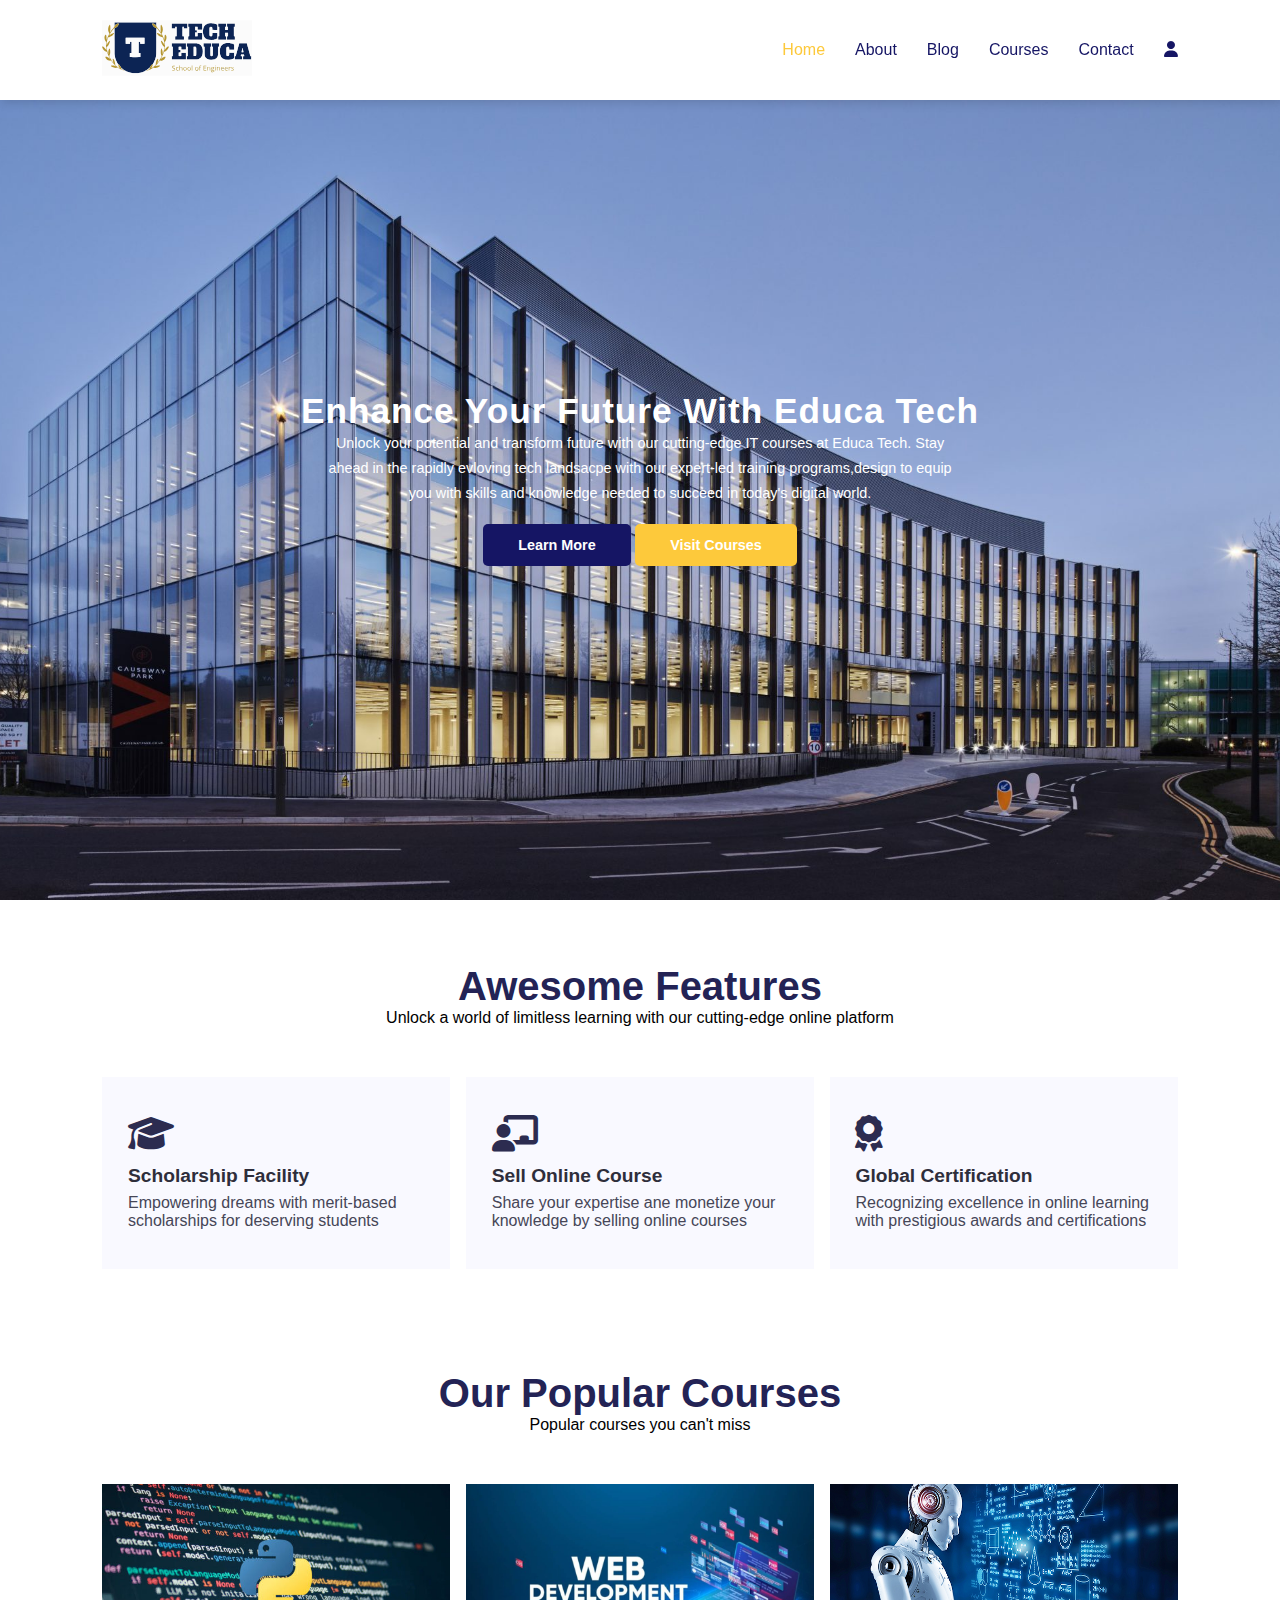
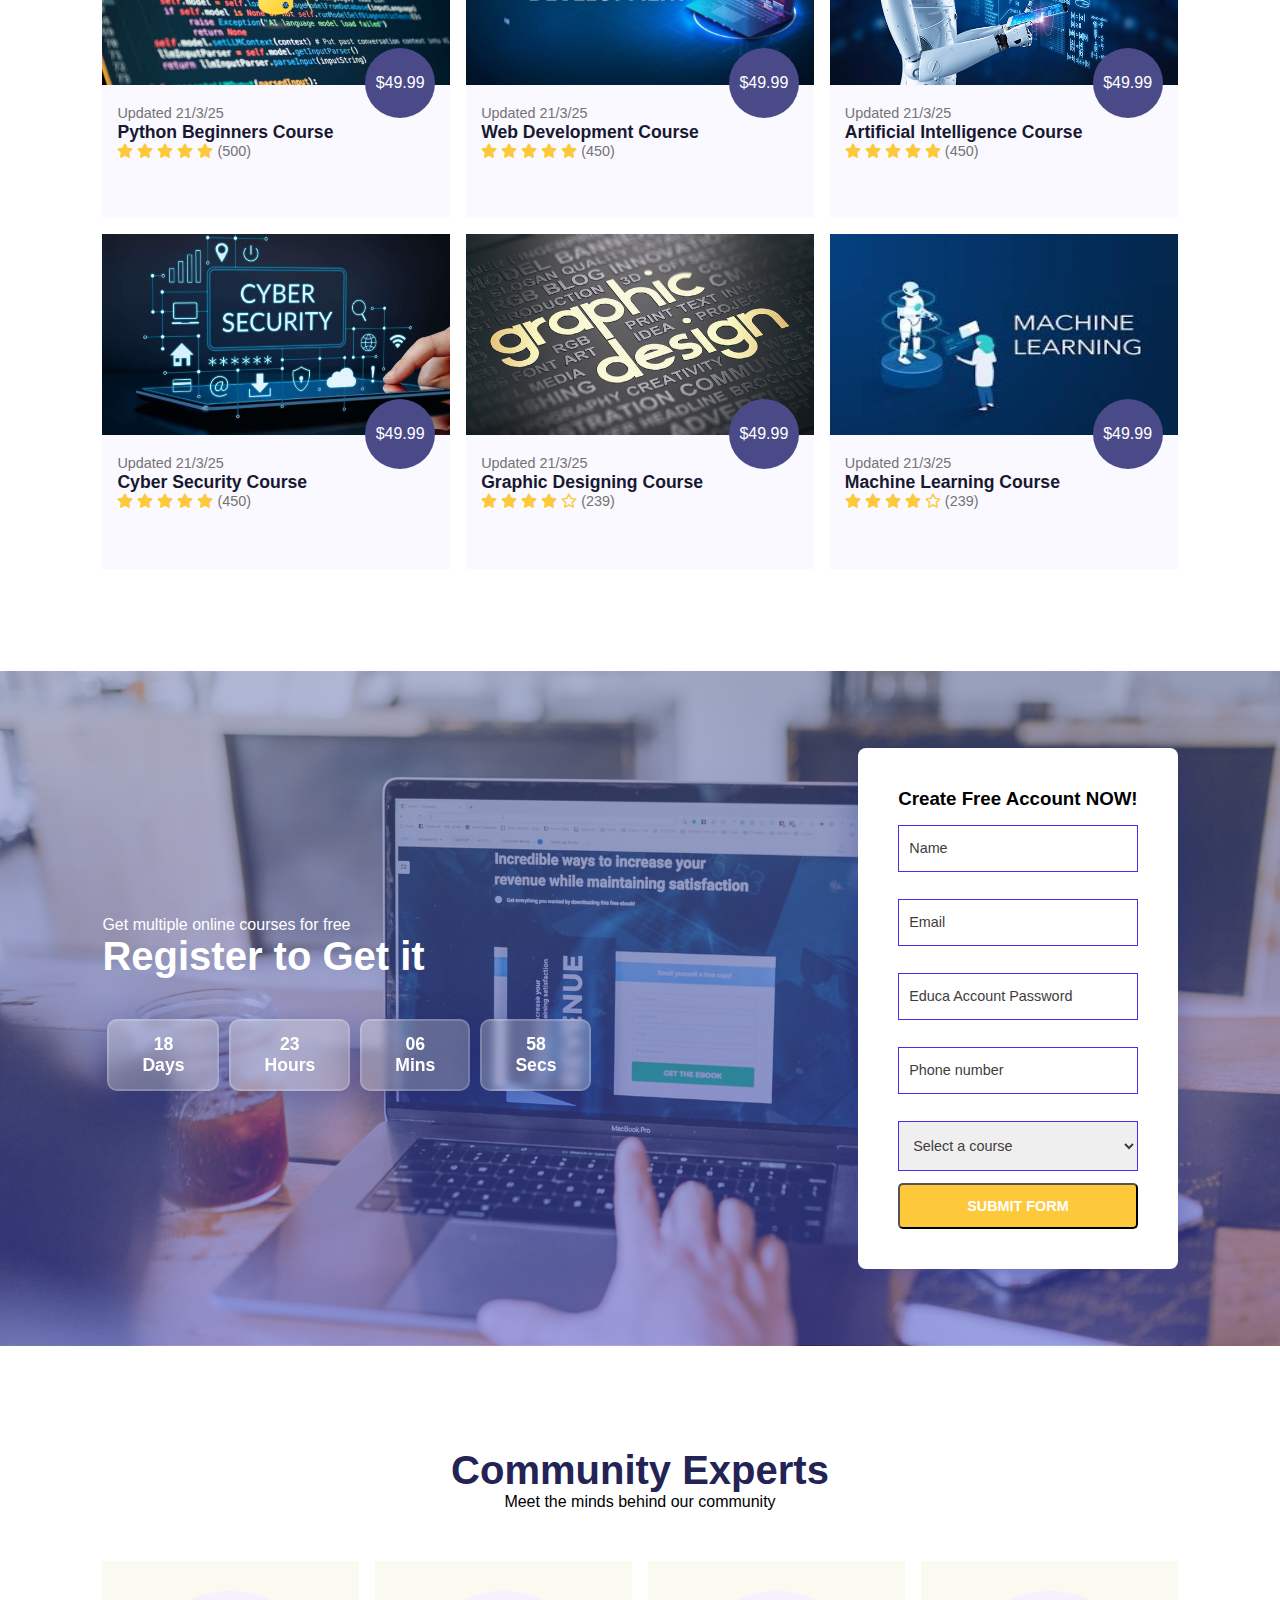
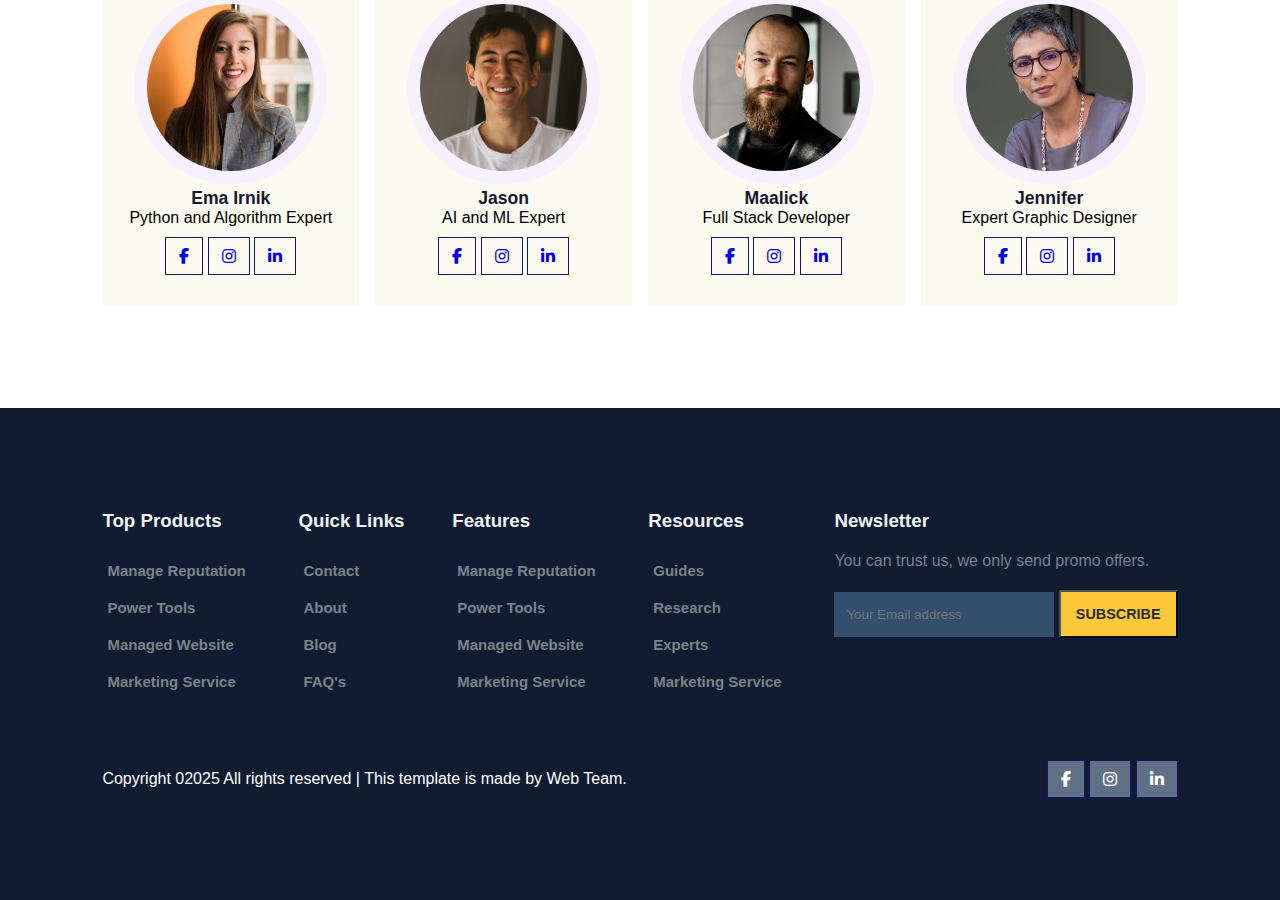
<file: index.html>
<!DOCTYPE html>
<html lang="en">
<head>
    <meta charset="UTF-8">
    <meta name="viewport" content="width=device-width, initial-scale=1.0">
    <title>TECH EDUCA WEBSITE </title>
    <link rel="stylesheet" href="https://cdnjs.cloudflare.com/ajax/libs/font-awesome/6.7.2/css/all.min.css" integrity="sha512-Evv84Mr4kqVGRNSgIGL/F/aIDqQb7xQ2vcrdIwxfjThSH8CSR7PBEakCr51Ck+w+/U6swU2Im1vVX0SVk9ABhg==" crossorigin="anonymous" referrerpolicy="no-referrer" />
    <link rel="stylesheet" href="home.css">

</head>
<body>
    
    <!--header section -->
    <nav>
        <a href="index.html"><img src="images/logo.svg" alt="logo"></a>
        <div class="navigation">
            <ul>
                <i id="menu-close" class="fas fa-times"></i>
                <li><a class="active" href="index.html">Home</a></li>
                <li><a href="about.html">About</a></li>
                <li><a href="blog.html">Blog</a></li>
                <li><a href="courses.html">Courses</a></li>
                <li><a href="contact.html">Contact</a></li>
                <li><a href="register.html"><i class="fa fa-user"></i><span>Sign Up</span></a></li>
            </ul>
            
            <img id="menu-btn" src="images/menu.png" alt="menu">
        </div>
    

    </nav>
    
    <!--hero section -->
    <section id="home">
        <h2>Enhance Your Future With Educa Tech</h2>
        <p>Unlock your potential and transform future with our cutting-edge IT courses at Educa Tech. Stay ahead in the rapidly evloving tech landsacpe with our expert-led training programs,design to equip you with skills and knowledge needed to succeed in today's digital world.</p>
        <div class="btn">
            <a href="blog.html" class="blue">Learn More</a>
            <a href="courses.html" class="yellow">Visit Courses</a>

        </div>
    </section>

    <!-- features section -->
     <section id="features">
        <h1>Awesome Features</h1>
        <p> Unlock a world of limitless learning with our cutting-edge online platform </p>
        <div class="features-base">
            <div class="features-box">
<i class="fa-solid fa-graduation-cap"></i>
                <h3>Scholarship Facility</h3>
                <p>Empowering dreams with merit-based scholarships for deserving students </p>
                
            </div>
             <div class="features-box">
<i class="fa-solid fa-chalkboard-user"></i>
                <h3>Sell Online Course</h3>
                <p>Share your expertise ane monetize your knowledge by selling online courses</p>
                
            </div>
             <div class="features-box">
<i class="fa-solid fa-award"></i>
                <h3>Global Certification</h3>
                <p>Recognizing excellence in online learning with prestigious awards and certifications</p>
                
            </div>
        </div>
     </section>
   
     <!--courses section -->
     <section id="courses">
         <h1>Our Popular Courses</h1>
        <p> Popular courses you can't miss </p>
        <div class="course-box">
            <div class="course">
                <img src="images/c1.jpg" alt="img">
                <div class="details">
                    <span>Updated 21/3/25</span>
                    <h6>Python Beginners Course</h6>
                    <div class="star">
                        <i class="fas fa-star"></i>
                        <i class="fas fa-star"></i>
                        <i class="fas fa-star"></i>
                        <i class="fas fa-star"></i>
                         <i class="fas fa-star"></i>
                    <span>(500)</span>
                </div>
                </div>
                    <div class="cost">
                        $49.99
                    </div>
                
            </div>

             <div class="course">
                <img src="images/c2.jpg" alt="img">
                <div class="details">
                    <span>Updated 21/3/25</span>
                    <h6>Web Development Course</h6>
                    <div class="star">
                        <i class="fas fa-star"></i>
                        <i class="fas fa-star"></i>
                        <i class="fas fa-star"></i>
                        <i class="fas fa-star"></i>
                         <i class="fas fa-star"></i>
                    <span>(450)</span>
                </div>
                </div>
                    <div class="cost">
                        $49.99
                    </div>
                
            </div>

             <div class="course">
                <img src="images/c3.jpg" alt="img">
                <div class="details">
                    <span>Updated 21/3/25</span>
                    <h6>Artificial Intelligence Course</h6>
                    <div class="star">
                        <i class="fas fa-star"></i>
                        <i class="fas fa-star"></i>
                        <i class="fas fa-star"></i>
                        <i class="fas fa-star"></i>
                         <i class="fas fa-star"></i>
                    <span>(450)</span>
                </div>
                </div>
                    <div class="cost">
                        $49.99
                    </div>
                
            </div>

             <div class="course">
                <img src="images/c4.jpeg" alt="img">
                <div class="details">
                    <span>Updated 21/3/25</span>
                    <h6>Cyber Security Course</h6>
                    <div class="star">
                        <i class="fas fa-star"></i>
                        <i class="fas fa-star"></i>
                        <i class="fas fa-star"></i>
                        <i class="fas fa-star"></i>
                         <i class="fas fa-star"></i>
                    <span>(450)</span>
                </div>
                </div>
                    <div class="cost">
                        $49.99
                    </div>
                
            </div>

             <div class="course">
                <img src="images/c5.jpg" alt="img">
                <div class="details">
                    <span>Updated 21/3/25</span>
                    <h6>Graphic Designing Course</h6>
                    <div class="star">
                        <i class="fas fa-star"></i>
                        <i class="fas fa-star"></i>
                        <i class="fas fa-star"></i>
                        <i class="fas fa-star"></i>
                         <i class="far fa-star"></i>
                    <span>(239)</span>
                </div>
                </div>
                    <div class="cost">
                        $49.99
                    </div>
                
            </div>

             <div class="course">
                <img src="images/c6.jpeg" alt="img">
                <div class="details">
                    <span>Updated 21/3/25</span>
                    <h6>Machine Learning Course</h6>
                    <div class="star">
                        <i class="fas fa-star"></i>
                        <i class="fas fa-star"></i>
                        <i class="fas fa-star"></i>
                        <i class="fas fa-star"></i>
                         <i class="far fa-star"></i>
                    <span>(239)</span>
                </div>
                </div>
                    <div class="cost">
                        $49.99
                    </div>
                
            </div>
        </div>
     </section>

     <!--registration section -->
     <section id="registration">
        <div class="reminder">
            <p>Get multiple online courses for free </p>
            <h1>Register to Get it </h1>
            <div class="time">
                <div class="date">
                    18 <br> Days
                </div>
                 <div class="date">
                    23 <br> Hours
                </div>
                 <div class="date">
                    06 <br> Mins
                </div>
                 <div class="date">
                    58 <br> Secs
                </div>
            </div>
        </div>

        <div class="form" id="form">
            <h3>Create Free Account NOW!</h3>
            <input type="text" placeholder="Name" id="name">
            <small class="error" id="name-error"></small>
            <input type="email" placeholder="Email" id="email">
            <small class="error" id="email-error"></small>
            <input type="password" placeholder="Educa Account Password" id="password">
            <small class="error" id="password-error"></small>
            <input type="tel" maxlength="11" placeholder="Phone number" id="number">
            <small class="error" id="number-error"></small>
            <select id="user-course" name="user-course">
                <option value="" hidden selected>Select a course</option>
                <option value="Python Beginner Course">Python Beginner Course</option>
                <option value="Web Development">Web Development</option>
                <option value="Artificial Intelligence">Artificial Intelligence</option>
                <option value="Machine Learning">Machine Learning</option>
                <option value="Graphic Designing">Graphic Designing</option>
                <option value="Cyber Security">Cyber Security</option>

            </select>
            <small class="error" id="course-error"></small>
            
        
            <button type=submit class="yellow" onclick="openPopup(event)">SUBMIT FORM</button>
            <div class="popup" id="popup">
                <img src="images/pop.jpg">
                <h1>Thank You!</h1>
                <p>Your registration has been successfully done</p>
                <button type="button" onclick="closePopup()">OK</button>
            </div>


        </div>
     </section>
    
     <!--community experts profiles -->
     <section id="experts">
        <h1>Community Experts</h1>
        <p>Meet the minds behind our community</p>
        <div class="expert-box">
            <div class="profile">
            <img src="images/pro1.webp" alt="profile-pic">
            <h6>Ema Irnik</h6>
            <p>Python and Algorithm Expert</p>
            <div class="social-links">
                <a href="https://www.facebook.com" target="_blank"><i class="fab fa-facebook-f"></i></a>
                <a href="https://www.instagram.com" target="_blank"><i class="fab fa-instagram"></i></a>
                <a href="https://www.linkedin.com" target="_blank"><i class="fab fa-linkedin-in"></i></a>

            </div>
            </div>

              <div class="profile">
            <img src="images/pro2.webp" alt="profile-pic">
            <h6>Jason</h6>
            <p>AI and ML Expert</p>
            <div class="social-links">
                <a href="https://www.facebook.com" target="_blank"><i class="fab fa-facebook-f"></i></a>
                <a href="https://www.instagram.com" target="_blank"><i class="fab fa-instagram"></i></a>
                <a href="https://www.linkedin.com" target="_blank"><i class="fab fa-linkedin-in"></i></a>

            </div>
            </div>

              <div class="profile">
            <img src="images/pro3.webp" alt="profile-pic">
            <h6>Maalick</h6>
            <p>Full Stack Developer </p>
            <div class="social-links">
                <a href="https://www.facebook.com" target="_blank"><i class="fab fa-facebook-f"></i></a>
                <a href="https://www.instagram.com" target="_blank"><i class="fab fa-instagram"></i></a>
                <a href="https://www.linkedin.com" target="_blank"><i class="fab fa-linkedin-in"></i></a>

            </div>
            </div>

              <div class="profile">
            <img src="images/pro4.webp" alt="profile-pic">
            <h6>Jennifer</h6>
            <p>Expert Graphic Designer</p>
            <div class="social-links">
                <a href="https://www.facebook.com" target="_blank"><i class="fab fa-facebook-f"></i></a>
                <a href="https://www.instagram.com" target="_blank"><i class="fab fa-instagram"></i></a>
                <a href="https://www.linkedin.com" target="_blank"><i class="fab fa-linkedin-in"></i></a>

            </div>
            </div>

        </div>

     </section>
    
     <!-- footer -->
      <footer>
        <div class="footer-col">
            <h3>Top Products</h3>
             <li>Manage Reputation</li>
             <li>Power Tools</li>
             <li>Managed Website</li> 
             <li>Marketing Service</li>
        </div>
         <div class="footer-col" id="foot-col">
            <h3>Quick Links</h3>
             <li>Contact</li>
             <li>About</li>
             <li>Blog</li> 
             <li>FAQ's</li>
        </div>
         <div class="footer-col">
            <h3>Features</h3>
             <li>Manage Reputation</li>
             <li>Power Tools</li>
             <li>Managed Website</li> 
             <li>Marketing Service</li>
        </div>
         <div class="footer-col">
            <h3>Resources</h3>
             <li>Guides</li>
             <li>Research</li>
             <li>Experts</li> 
             <li>Marketing Service</li>
        </div>

        <div class="footer-col">
            <h3>Newsletter</h3>
            <p>You can trust us, we only send promo offers. </p>
            <div class="subscribe">
                <input type="email" placeholder="Your Email address" id="newsletter-email">
                <button type="button" class="yellow" onclick="subscribe()">SUBSCRIBE</button>
                <p id="newsletter-msg"></p>
            </div>
        </div>
        <div class="copyright">
            <p>Copyright 02025 All rights reserved | This template is made by Web Team.</p>
            <div class="social-links">
                 <a href="https://www.facebook.com" target="_blank"><i class="fab fa-facebook-f"></i></a>
                 <a href="https://www.instagram.com" target="_blank"><i class="fab fa-instagram"></i></a>
                 <a href="https://www.linkedin.com" target="_blank"><i class="fab fa-linkedin-in"></i></a>
            </div>
        </div>
      </footer>




     <script src="home.js"></script>
   
</body>
</html>
</file>
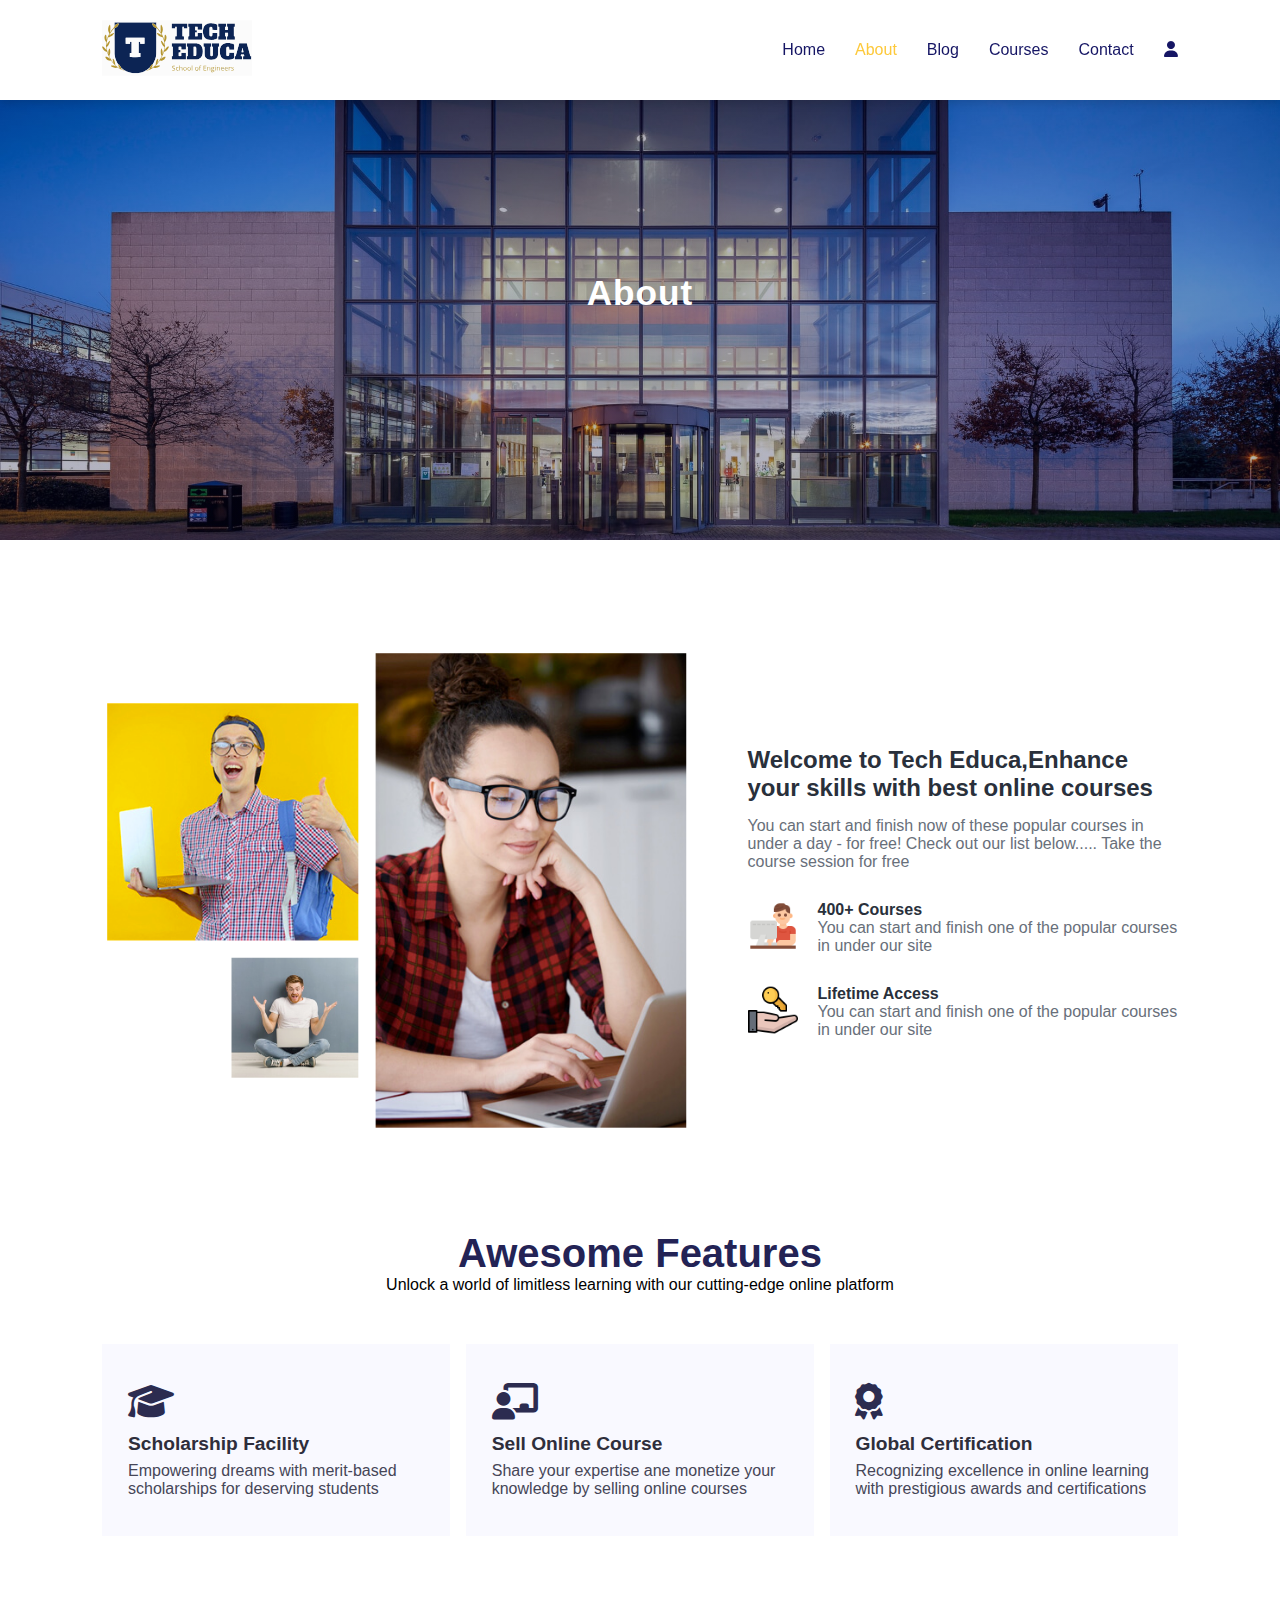
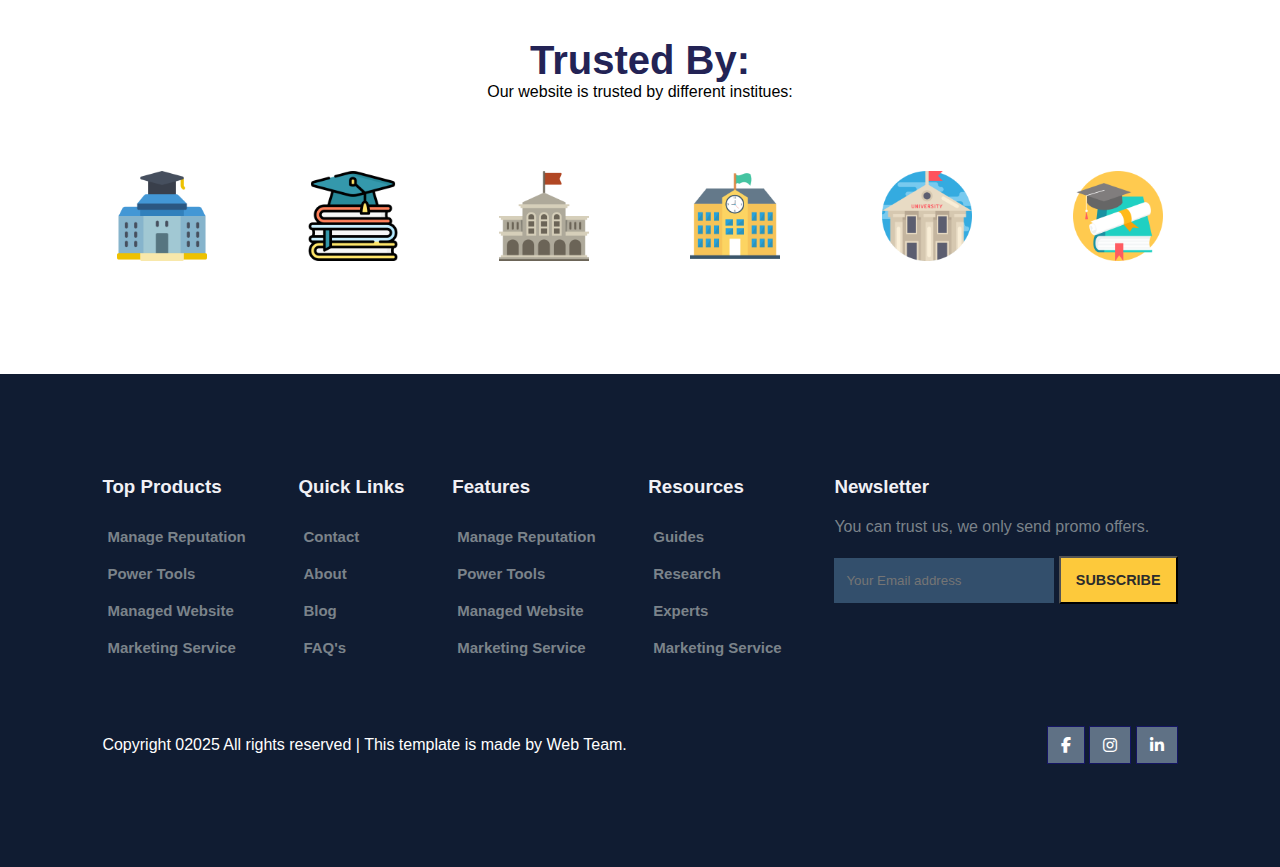
<file: about.html>
<!DOCTYPE html>
<html lang="en">
<head>
    <meta charset="UTF-8">
    <meta name="viewport" content="width=device-width, initial-scale=1.0">
     <link rel="stylesheet" href="https://cdnjs.cloudflare.com/ajax/libs/font-awesome/6.7.2/css/all.min.css" integrity="sha512-Evv84Mr4kqVGRNSgIGL/F/aIDqQb7xQ2vcrdIwxfjThSH8CSR7PBEakCr51Ck+w+/U6swU2Im1vVX0SVk9ABhg==" crossorigin="anonymous" referrerpolicy="no-referrer" />

    <link rel="stylesheet" href="about.css">
    <title>Tech Educa Website</title>
</head>
<body>
        <!--header section -->
    <nav>
        <a href="index.html"><img src="images/logo.svg" alt="logo"></a>
        <div class="navigation">
            <ul>
                <i id="menu-close" class="fas fa-times"></i>
                <li><a href="index.html">Home</a></li>
                <li><a class="active" href="about.html">About</a></li>
                <li><a href="blog.html">Blog</a></li>
                <li><a href="courses.html">Courses</a></li>
                <li><a href="contact.html">Contact</a></li>
                <li><a href="register.html"><i class="fa fa-user"></i><span>Sign Up</span></a></li>

            </ul>
            <img id="menu-btn" src="images/menu.png" alt="menu">
        </div>
    

    </nav>
    
    <!--hero section -->
    <section id="about-home">
        <h2>About</h2>
       
    </section>
    <section id="about-container">
        <div class="about-img">
        <img src="images/a.png" alt="">
        </div>
        <div class="about-text">
            <h2>Welcome to Tech Educa,Enhance your skills with best online courses</h2>
            <p>You can start and finish now of these popular courses in under a day - for free! Check out our list below..... Take the course session for free</p>
        <div class="about-fe">
            <img src="images/fe1.png">
            <div class="fe-text">
                <h5>400+ Courses</h5>
                <p>You can start and finish one of the popular courses in under our site</p>
            </div>
        </div>    
        <div class="about-fe">
            <img src="images/fe2.png">
            <div class="fe-text">
                <h5>Lifetime Access</h5>
                <p>You can start and finish one of the popular courses in under our site</p>
            </div>
        </div>    
        </div>
    </section>
     <!-- features section -->
     <section id="features">
        <h1>Awesome Features</h1>
        <p> Unlock a world of limitless learning with our cutting-edge online platform </p>
        <div class="features-base">
            <div class="features-box">
<i class="fa-solid fa-graduation-cap"></i>
                <h3>Scholarship Facility</h3>
                <p>Empowering dreams with merit-based scholarships for deserving students </p>
                
            </div>
             <div class="features-box">
<i class="fa-solid fa-chalkboard-user"></i>
                <h3>Sell Online Course</h3>
                <p>Share your expertise ane monetize your knowledge by selling online courses</p>
                
            </div>
             <div class="features-box">
<i class="fa-solid fa-award"></i>
                <h3>Global Certification</h3>
                <p>Recognizing excellence in online learning with prestigious awards and certifications</p>
                
            </div>
        </div>
     </section>
     <section id="trust">
    <h1>Trusted By:</h1>
    <p>Our website is trusted by different institues:</p>
    <div class="trust-img">
        <img src="images/trust (1).png" alt="">
        <img src="images/trust (2).png" alt="">
        <img src="images/trust (3).png" alt="">
        <img src="images/trust (4).png" alt="">
        <img src="images/trust (5).png" alt="">
        <img src="images/trust (6).png" alt="">
    </div>
    </section>
      <!-- footer -->
      <footer>
        <div class="footer-col">
            <h3>Top Products</h3>
             <li>Manage Reputation</li>
             <li>Power Tools</li>
             <li>Managed Website</li> 
             <li>Marketing Service</li>
        </div>
         <div class="footer-col" id="foot-col">
            <h3>Quick Links</h3>
             <li>Contact</li>
             <li>About</li>
             <li>Blog</li> 
             <li>FAQ's</li>
        </div>
         <div class="footer-col">
            <h3>Features</h3>
             <li>Manage Reputation</li>
             <li>Power Tools</li>
             <li>Managed Website</li> 
             <li>Marketing Service</li>
        </div>
         <div class="footer-col">
            <h3>Resources</h3>
             <li>Guides</li>
             <li>Research</li>
             <li>Experts</li> 
             <li>Marketing Service</li>
        </div>

        <div class="footer-col">
            <h3>Newsletter</h3>
            <p>You can trust us, we only send promo offers. </p>
            <div class="subscribe">
                <input type="email" placeholder="Your Email address" id="newsletter-email">
                <button type="button" class="yellow" onclick="subscribe()">SUBSCRIBE</button>
                <p id="newsletter-msg"></p>
            </div>
        </div>
        <div class="copyright">
            <p>Copyright 02025 All rights reserved | This template is made by Web Team.</p>
            <div class="social-links">
                 <a href="https://www.facebook.com" target="_blank"><i class="fab fa-facebook-f"></i></a>
                 <a href="https://www.instagram.com" target="_blank"><i class="fab fa-instagram"></i></a>
                 <a href="https://www.linkedin.com" target="_blank"><i class="fab fa-linkedin-in"></i></a>
            </div>
        </div>
      </footer>
<script src="home.js"></script>
</body>
</html>
</file>
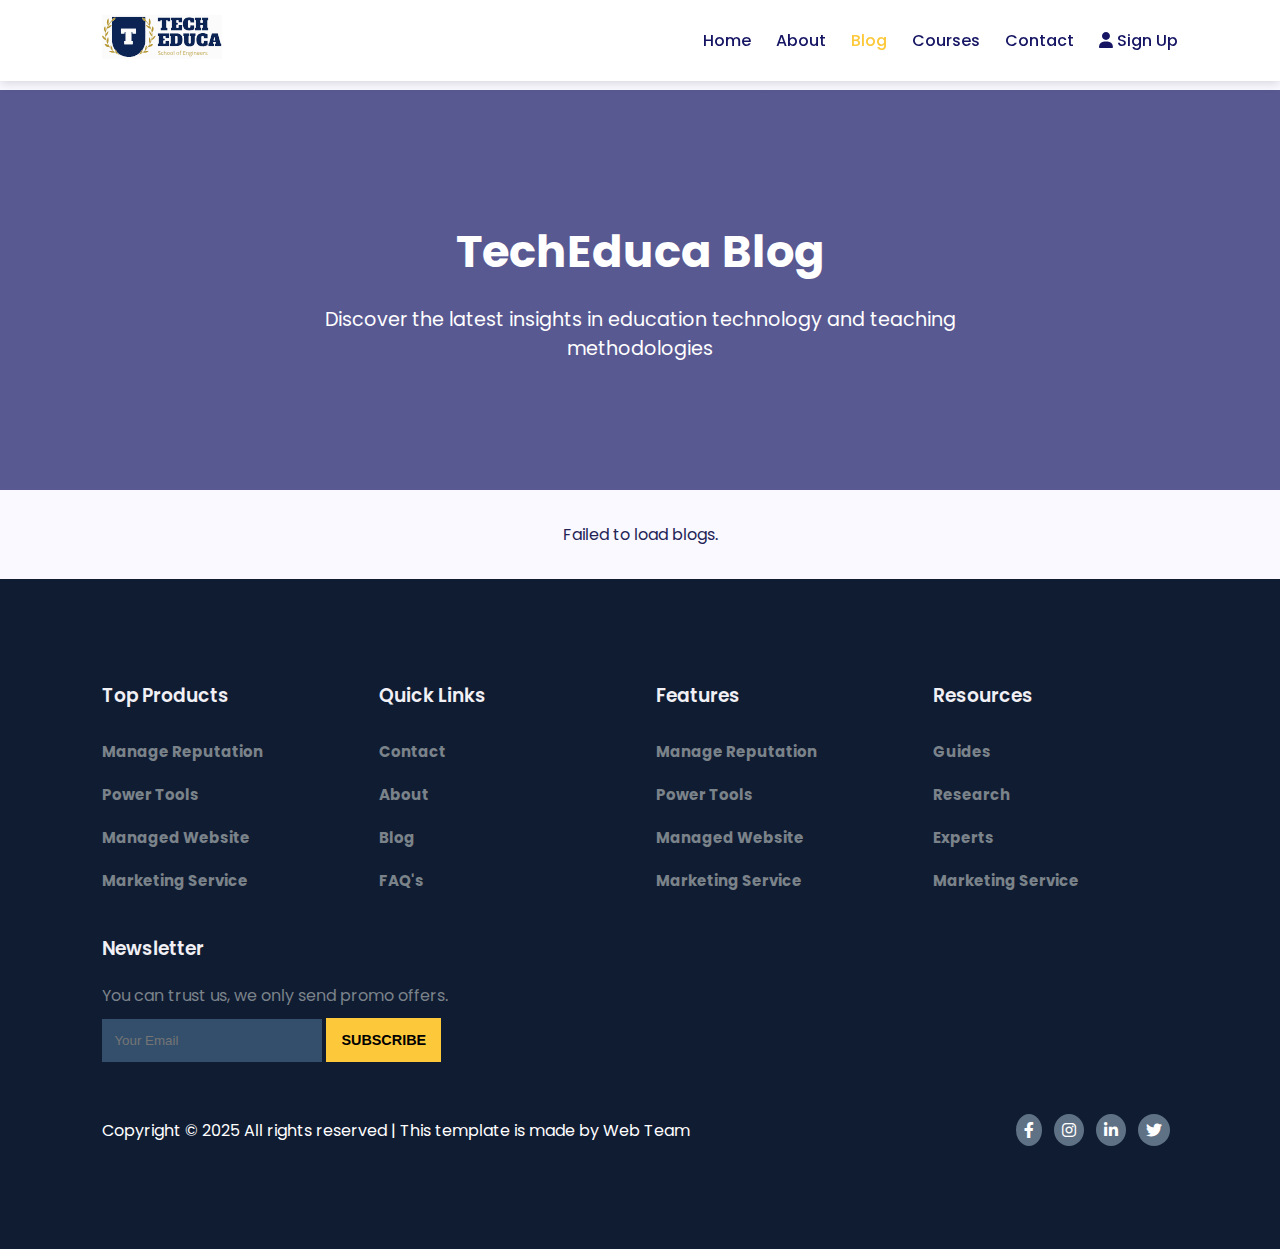
<file: blog.html>
<!DOCTYPE html>
<html lang="en">
<head>
  <meta charset="UTF-8" />
  <meta name="viewport" content="width=device-width, initial-scale=1.0"/>
  <title>Blog</title>

  <link rel="stylesheet" href="blog.css" />
  <link href="https://fonts.googleapis.com/css2?family=Poppins:wght@300;400;500;600;700&display=swap" rel="stylesheet" />
  <link rel="stylesheet" href="https://cdnjs.cloudflare.com/ajax/libs/font-awesome/6.0.0-beta3/css/all.min.css" />
</head>

<body>

  <!-- Header Section -->
  <nav>
    <a href="index.html"><img src="images/logo.svg" alt="logo"></a>
    <div class="navigation">
      <i id="menu-btn" class="fas fa-bars"></i>
      <ul>
        <li><a href="index.html">Home</a></li>
        <li><a href="about.html">About</a></li>
        <li><a class="active" href="blog.html">Blog</a></li>
        <li><a href="courses.html">Courses</a></li>
        <li><a href="contact.html">Contact</a></li>
        <li><a href="register.html"><i class="fa fa-user"></i> Sign Up</a></li>
      </ul>
      <i id="menu-close" class="fas fa-times"></i>
    </div>
  </nav>

  <!-- Hero Section -->
  <section class="hero-banner">
    <h1>TechEduca Blog</h1>
    <p>Discover the latest insights in education technology and teaching methodologies</p>
  </section>

  <!-- Blog Container -->
  <div id="blog-container" class="blog-container"></div>

  <!-- Footer Section -->
  <footer>
    <div class="footer-col">
      <h3>Top Products</h3>
      <ul>
        <li>Manage Reputation</li>
        <li>Power Tools</li>
        <li>Managed Website</li>
        <li>Marketing Service</li>
      </ul>
    </div>

    <div class="footer-col">
      <h3>Quick Links</h3>
      <ul>
        <li>Contact</li>
        <li>About</li>
        <li>Blog</li>
        <li>FAQ's</li>
      </ul>
    </div>

    <div class="footer-col">
      <h3>Features</h3>
      <ul>
        <li>Manage Reputation</li>
        <li>Power Tools</li>
        <li>Managed Website</li>
        <li>Marketing Service</li>
      </ul>
    </div>

    <div class="footer-col">
      <h3>Resources</h3>
      <ul>
        <li>Guides</li>
        <li>Research</li>
        <li>Experts</li>
        <li>Marketing Service</li>
      </ul>
    </div>

    <div class="footer-col">
      <h3>Newsletter</h3>
      <p>You can trust us, we only send promo offers.</p>
      <div class="subscribe">
        <input type="email" id="newsletter-email" placeholder="Your Email">
        <button class="yellow" onclick="subscribe()">SUBSCRIBE</button>
        <p id="newsletter-msg"></p>
      </div>
    </div>

    <div class="copyright">
      <p>Copyright © 2025 All rights reserved | This template is made by Web Team</p>
      <div class="social-links">
        <a href="#"><i class="fab fa-facebook-f"></i></a>
        <a href="#"><i class="fab fa-instagram"></i></a>
        <a href="#"><i class="fab fa-linkedin-in"></i></a>
        <a href="#"><i class="fab fa-twitter"></i></a>
      </div>
    </div>
  </footer>


  <script src="blog.js"></script>     <!-- for blog API fetch -->
</body>
</html>
</file>
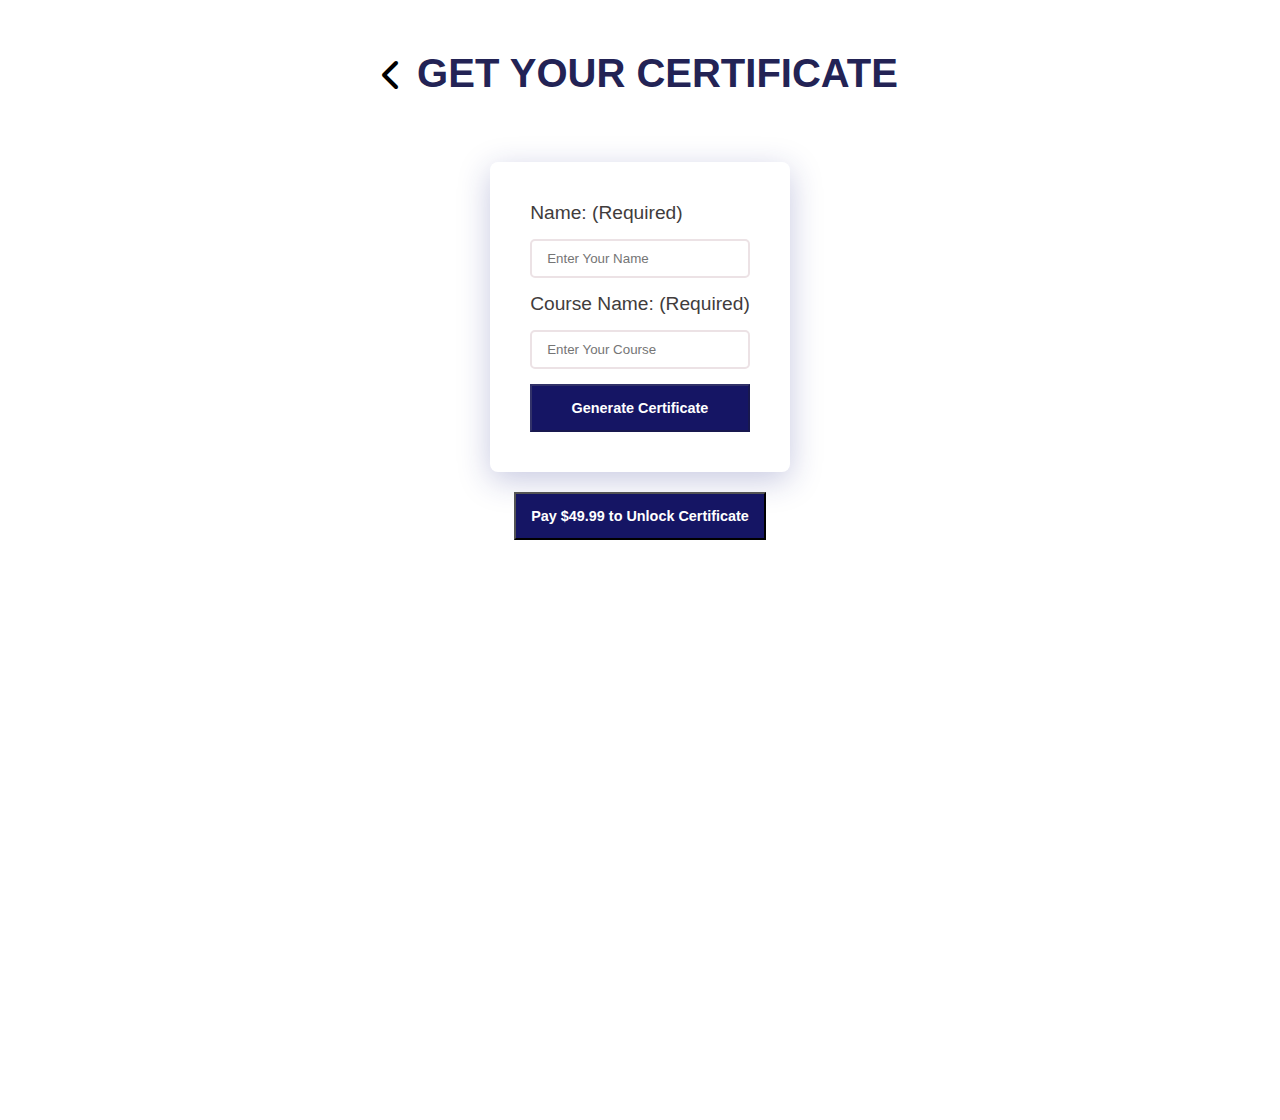
<file: certificate.html>
<!DOCTYPE html>
<html lang="en">
<head>
    <meta charset="UTF-8">
    <meta name="viewport" content="width=device-width, initial-scale=1.0">
    <link rel="stylesheet" href="https://cdnjs.cloudflare.com/ajax/libs/font-awesome/6.7.2/css/all.min.css" integrity="sha512-Evv84Mr4kqVGRNSgIGL/F/aIDqQb7xQ2vcrdIwxfjThSH8CSR7PBEakCr51Ck+w+/U6swU2Im1vVX0SVk9ABhg==" crossorigin="anonymous" referrerpolicy="no-referrer" />
    <link rel="stylesheet" href="certificate.css">
    <title>Certificate Generator</title>
</head>
<body>
    <section class="Certificate-Generator">
      
    <h1><a href="courses-inner.html"><i class="fas fa-chevron-left"></i></a>GET YOUR CERTIFICATE</h1>
    <form id="certificate-form">
      
      <label for="name">Name: (Required)</label>
      <input type="text" id="name" name="name" placeholder="Enter Your Name" required>
      
      <label for="course">Course Name: (Required)</label>
      <input type="text" id="course" name="course" placeholder="Enter Your Course" required>

      <button id="generate-btn" class="blue" disabled>Generate Certificate</button>
    </form>
    <button id="pay-btn" class="blue">Pay $49.99 to Unlock Certificate</button>

    <div id="certificate-container">
      <div id="certificate">
        <h2>Certificate of Completion</h2>
        <p>This is to certify that</p>
        <p id="certificate-name"></p>
        <p>has successfully completed the course of</p>
        <p id="certificate-course"></p>
        <p>Congratulations on your achievement!</p>
        <p id="date"></p>
      </div>
    </div>
  </section>

<script src="certificate.js"></script>

    
</body>
</html>
</file>
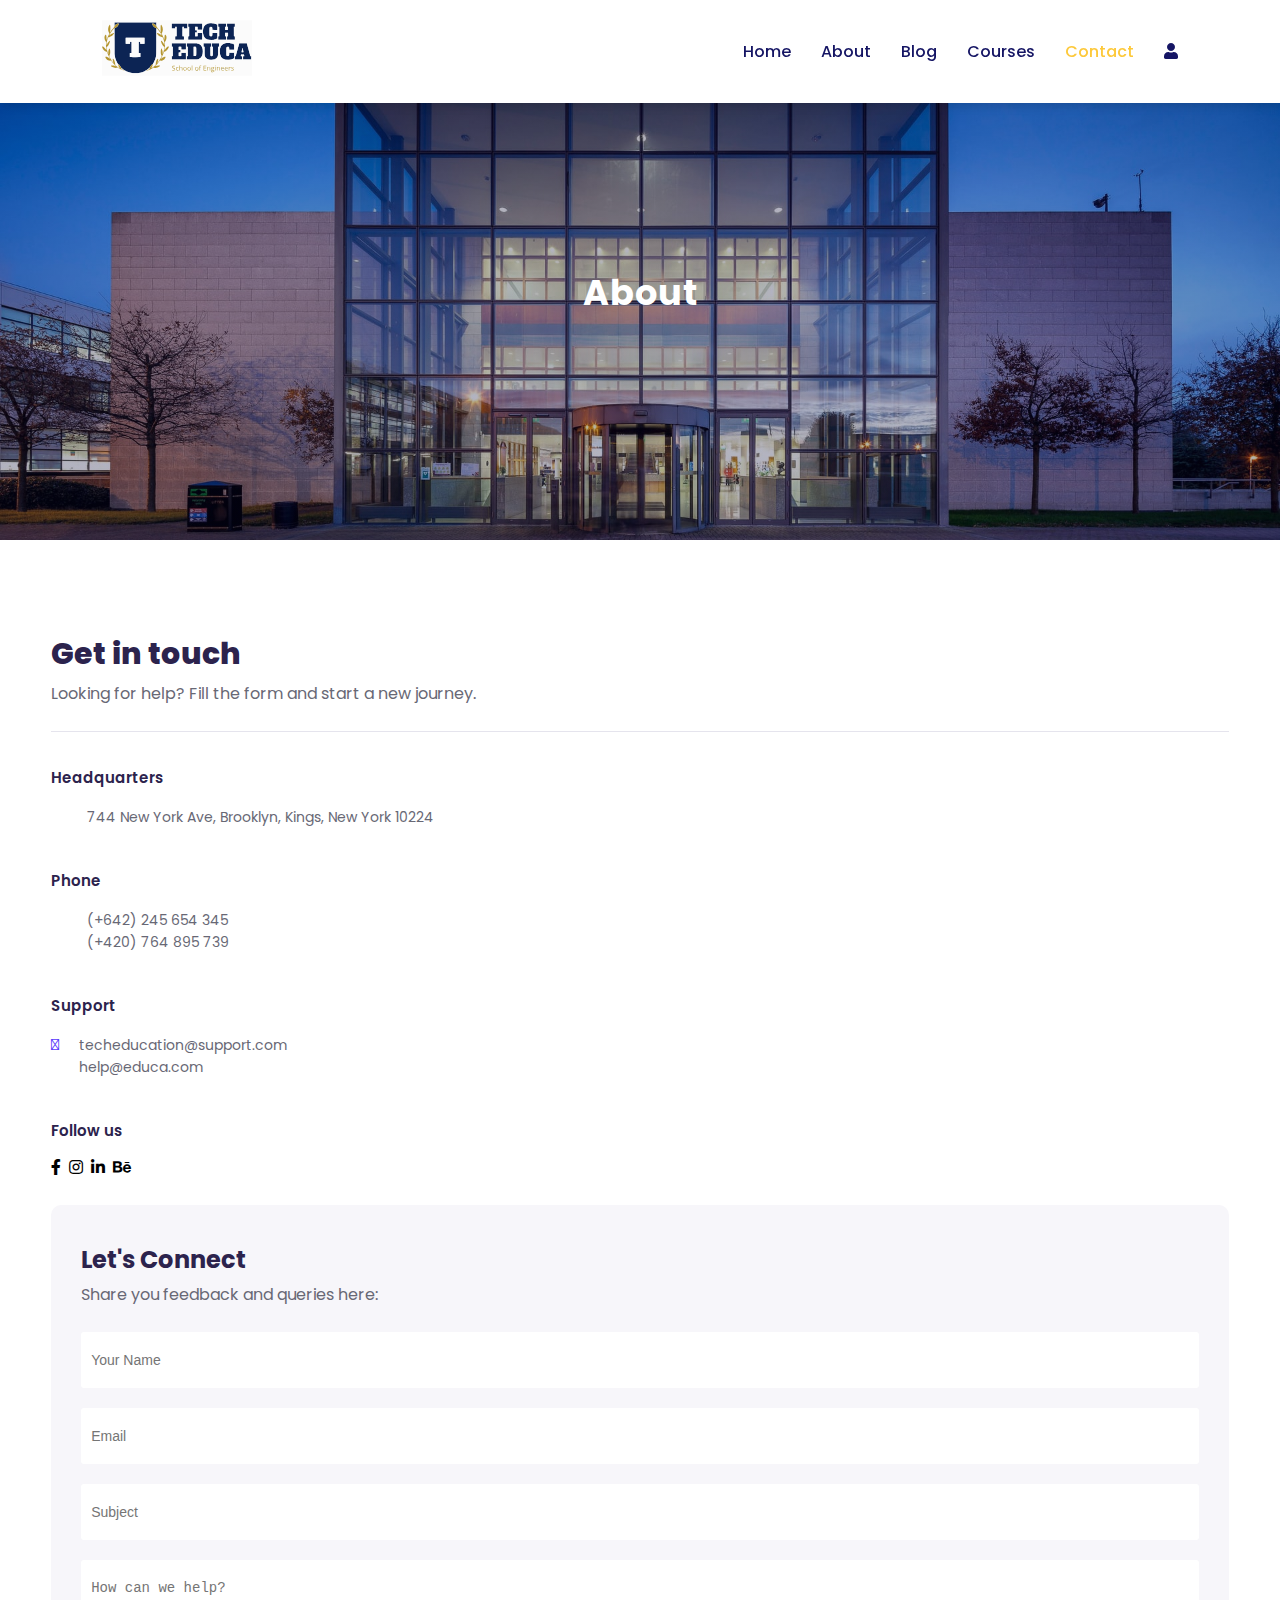
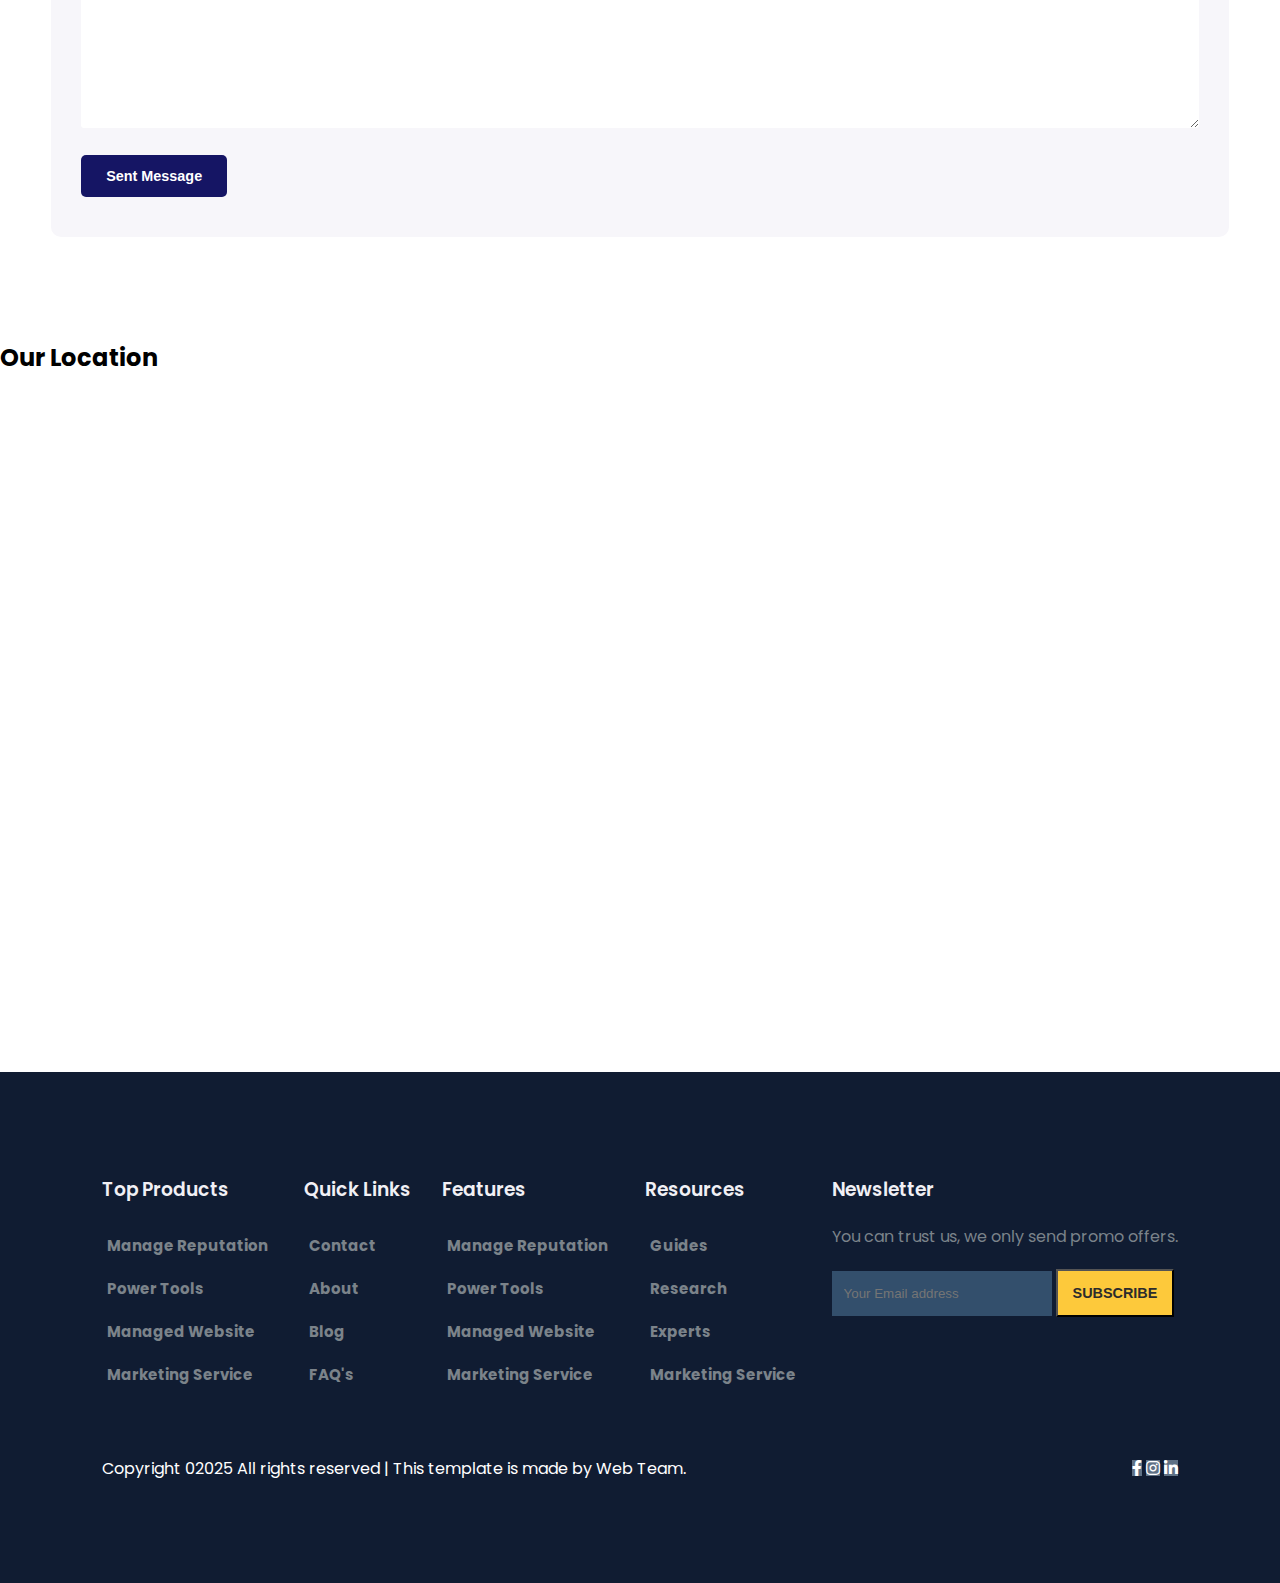
<file: contact.html>
<!DOCTYPE html>
<html lang="en">

    <head>
        <meta charset="UTF-8">
        <meta http-equiv="X-UA-Compatible" content="IE=edge">
        <meta name="viewport" content="width=device-width, initial-scale=1.0">
        <title>Tech2 education contact</title>
 
        <link rel="stylesheet" href="https://pro.fontawesome.com/releases/v5.10.0/css/all.css" />

        <link rel="stylesheet" href="contact.css">

       
    </head>

    <body>

        <!-- Navigation -->

        <!--header section -->
    <nav>
        <a href="index.html"><img src="images/logo.svg" alt="logo"></a>
        <div class="navigation">
            <ul>
                <i id="menu-close" class="fas fa-times"></i>
                <li><a href="index.html">Home</a></li>
                <li><a href="about.html">About</a></li>
                <li><a href="blog.html">Blog</a></li>
                <li><a href="courses.html">Courses</a></li>
                <li><a class="active" href="contact.html">Contact</a></li>
                <li><a href="register.html"><i class="fa fa-user"></i><span>Sign Up</span></a></li>

            </ul>
            <img id="menu-btn" src="images/menu.png" alt="menu">
        </div>
    

    </nav>
    
    <!--hero section -->
    <section id="contact-home">
        <h2>About</h2>
       
    </section>

         <section id="contact">
          <div class="getintouch">
            <h2>Get in touch</h2>
            <p>Looking for help? Fill the form and start a new journey.</p>
          <div class="getin-details">
            <h3>Headquarters</h3>
            <div>
                 <i class="far fa-home get"></i>
                 <p>744 New York Ave, Brooklyn, Kings, New York 10224</p>
          </div>
          <h3>Phone</h3>
          <div>
                <i class="far fa-phone-alt get"></i>
                 <p>
            (+642) 245 654 345 <br> (+420) 764 895 739</p>
            </div>
             <h3>Support</h3>
            <div>
          <i class="fal fa-envelope-open-text get"></i>
          <p>
            techeducation@support.com <br> help@educa.com
          </p>
            </div>
           <h3>Follow us</h3>
            <div class="pro-links">
          <i class="fab fa-facebook-f"></i>
          <i class="fab fa-instagram"></i>
          <i class="fab fa-linkedin-in"></i>
          <i class="fab fa-behance"></i>
          </div>
       </div>
   </div>

          <div class="form">
            <h4>Let's Connect</h4>
            <p>Share you feedback and queries here:</p>
            <div class="form-row">
              <input type="text" placeholder="Your Name">
              <input type="text" placeholder="Email">
            </div>
            <div class="form-col">
              <input type="text" placeholder="Subject">
            </div>
            <div class="form-col">
              <textarea name="" id="" cols="30" rows="8" placeholder="How can we help?"></textarea>
            </div>
            <div class="form-col">
              <button>Sent Message</button>
            </div>
          </div>
         </section>


        <!-- map -->
<section id="map">
      <h2>Our Location</h2>

      <iframe 
  src="https://www.google.com/maps/embed?pb=!1m18!1m12!1m3!1d14474.276501893126!2d67.00805705!3d24.86073425!2m3!1f0!2f0!3f0!3m2!1i1024!2i768!4f13.1!3m3!1m2!1s0x3eb33e0b9f21948b%3A0xb67c99e34d4e4b49!2sKarachi%2C%20Pakistan!5e0!3m2!1sen!2s!4v1625834341980!5m2!1sen!2s" 
   style="border:0;" allowfullscreen="" loading="lazy">
</iframe>

    </section>

        <!-- footer -->
<footer>
        <div class="footer-col">
            <h3>Top Products</h3>
             <li>Manage Reputation</li>
             <li>Power Tools</li>
             <li>Managed Website</li> 
             <li>Marketing Service</li>
        </div>
         <div class="footer-col" id="foot-col">
            <h3>Quick Links</h3>
             <li>Contact</li>
             <li>About</li>
             <li>Blog</li> 
             <li>FAQ's</li>
        </div>
         <div class="footer-col">
            <h3>Features</h3>
             <li>Manage Reputation</li>
             <li>Power Tools</li>
             <li>Managed Website</li> 
             <li>Marketing Service</li>
        </div>
         <div class="footer-col">
            <h3>Resources</h3>
             <li>Guides</li>
             <li>Research</li>
             <li>Experts</li> 
             <li>Marketing Service</li>
        </div>

        <div class="footer-col">
            <h3>Newsletter</h3>
            <p>You can trust us, we only send promo offers. </p>
            <div class="subscribe">
                <input type="email" placeholder="Your Email address" id="newsletter-email">
                <button type="button" class="yellow" onclick="subscribe()">SUBSCRIBE</button>
                <p id="newsletter-msg"></p>
            </div>
        </div>
        <div class="copyright">
            <p>Copyright 02025 All rights reserved | This template is made by Web Team.</p>
            <div class="social-links">
                 <a href="https://www.facebook.com" target="_blank"><i class="fab fa-facebook-f"></i></a>
                 <a href="https://www.instagram.com" target="_blank"><i class="fab fa-instagram"></i></a>
                 <a href="https://www.linkedin.com" target="_blank"><i class="fab fa-linkedin-in"></i></a>
            </div>
        </div>
      </footer>

        <script>
          $('menu-btn').click(function(){
            $('nav .navigation ul').addClass('active')
          });
          $('menu-close').click(function(){
            $('nav .navigation ul').removeClass('active')
          });
        </script>


    <script src="home.js"></script>




    </body>

</html>
</file>
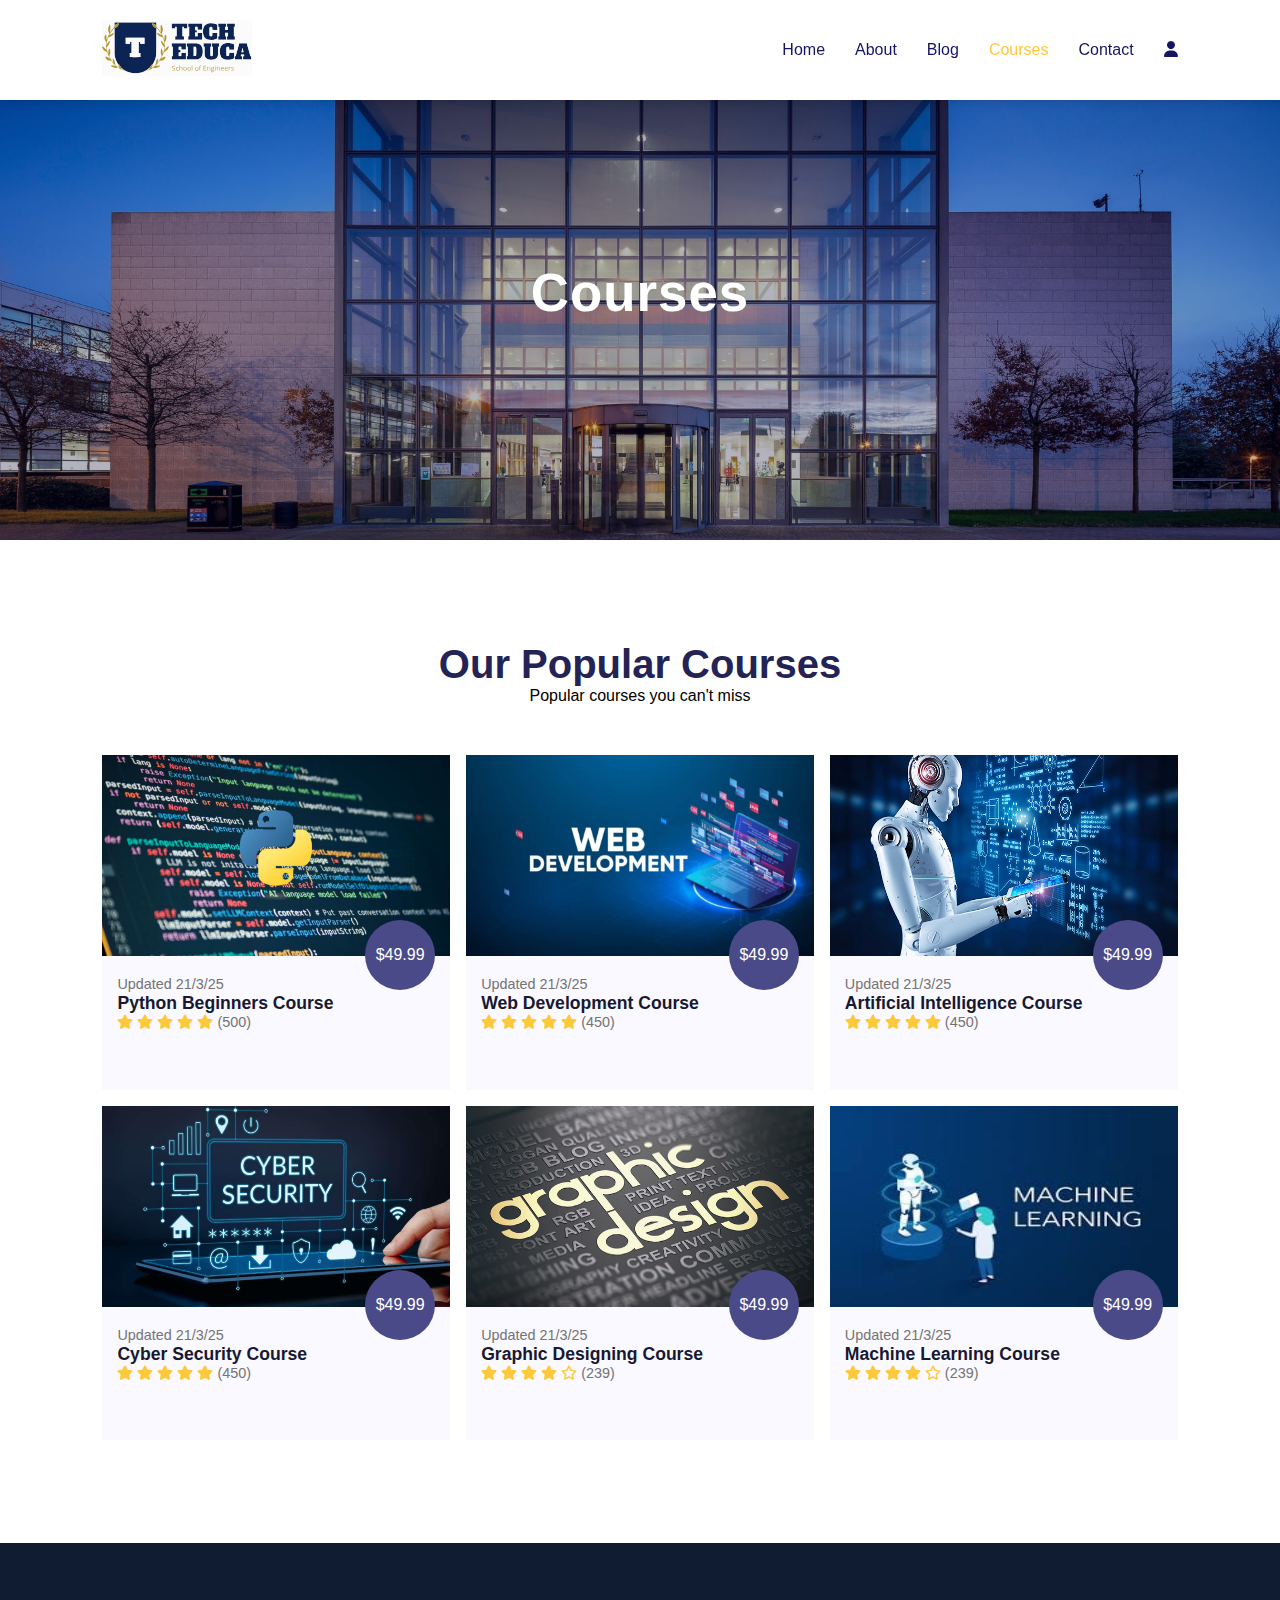
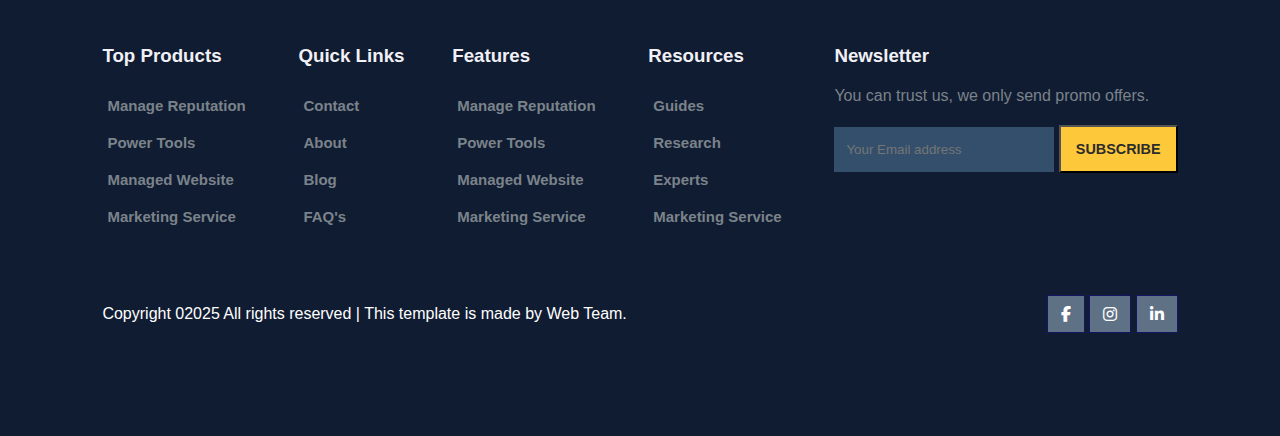
<file: courses.html>
<!DOCTYPE html>
<html lang="en">
<head>
    <meta charset="UTF-8">
    <meta name="viewport" content="width=device-width, initial-scale=1.0">
    <title>courses page </title>
    <link rel="stylesheet" href="courses.css">
    <link rel="stylesheet" href="https://cdnjs.cloudflare.com/ajax/libs/font-awesome/6.7.2/css/all.min.css" integrity="sha512-Evv84Mr4kqVGRNSgIGL/F/aIDqQb7xQ2vcrdIwxfjThSH8CSR7PBEakCr51Ck+w+/U6swU2Im1vVX0SVk9ABhg==" crossorigin="anonymous" referrerpolicy="no-referrer" />

</head>
<body>
       <!--header section -->
    <nav>
        <a href="index.html"><img src="images/logo.svg" alt="logo"></a>
        <div class="navigation">
            <ul>
                <i id="menu-close" class="fas fa-times"></i>
                <li><a href="index.html">Home</a></li>
                <li><a href="#">About</a></li>
                <li><a href="#">Blog</a></li>
                <li><a class="active"href="courses.html">Courses</a></li>
                <li><a href="#">Contact</a></li>
                <li><a href="register.html"><i class="fa fa-user"></i><span>Sign Up</span></a></li>

            </ul>
            <img id="menu-btn" src="images/menu.png" alt="menu">
        </div>
    

    </nav>
    
    <!--hero section -->
    <section id="courses-home">
        <h2>Courses</h2>
       
    </section>

   
     
  <!--courses section -->
     <section id="courses">
         <h1>Our Popular Courses</h1>
        <p> Popular courses you can't miss </p>
        <div class="course-box">
            <div onclick="window.location.href='courses-inner.html?course=python';"class="course">
                <img src="images/c1.jpg" alt="img">
                <div class="details">
                    <span>Updated 21/3/25</span>
                    <h6>Python Beginners Course</h6>
                    <div class="star">
                        <i class="fas fa-star"></i>
                        <i class="fas fa-star"></i>
                        <i class="fas fa-star"></i>
                        <i class="fas fa-star"></i>
                         <i class="fas fa-star"></i>
                    <span>(500)</span>
                </div>
                </div>
                    <div class="cost">
                        $49.99
                    </div>
                
            </div>

            <div onclick="window.location.href='courses-inner.html?course=webdev';"class="course">

                <img src="images/c2.jpg" alt="img">
                <div class="details">
                    <span>Updated 21/3/25</span>
                    <h6>Web Development Course</h6>
                    <div class="star">
                        <i class="fas fa-star"></i>
                        <i class="fas fa-star"></i>
                        <i class="fas fa-star"></i>
                        <i class="fas fa-star"></i>
                         <i class="fas fa-star"></i>
                    <span>(450)</span>
                </div>
                </div>
                    <div class="cost">
                        $49.99
                    </div>
                
            </div>

            <div onclick="window.location.href='courses-inner.html?course=AI';"class="course">

                <img src="images/c3.jpg" alt="img">
                <div class="details">
                    <span>Updated 21/3/25</span>
                    <h6>Artificial Intelligence Course</h6>
                    <div class="star">
                        <i class="fas fa-star"></i>
                        <i class="fas fa-star"></i>
                        <i class="fas fa-star"></i>
                        <i class="fas fa-star"></i>
                         <i class="fas fa-star"></i>
                    <span>(450)</span>
                </div>
                </div>
                    <div class="cost">
                        $49.99
                    </div>
                
            </div>

            <div onclick="window.location.href='courses-inner.html?course=cybersecurity';"class="course">

                <img src="images/c4.jpeg" alt="img">
                <div class="details">
                    <span>Updated 21/3/25</span>
                    <h6>Cyber Security Course</h6>
                    <div class="star">
                        <i class="fas fa-star"></i>
                        <i class="fas fa-star"></i>
                        <i class="fas fa-star"></i>
                        <i class="fas fa-star"></i>
                         <i class="fas fa-star"></i>
                    <span>(450)</span>
                </div>
                </div>
                    <div class="cost">
                        $49.99
                    </div>
                
            </div>

             <div onclick="window.location.href='courses-inner.html?course=graphicdesigning';"class="course">

                <img src="images/c5.jpg" alt="img">
                <div class="details">
                    <span>Updated 21/3/25</span>
                    <h6>Graphic Designing Course</h6>
                    <div class="star">
                        <i class="fas fa-star"></i>
                        <i class="fas fa-star"></i>
                        <i class="fas fa-star"></i>
                        <i class="fas fa-star"></i>
                         <i class="far fa-star"></i>
                    <span>(239)</span>
                </div>
                </div>
                    <div class="cost">
                        $49.99
                    </div>
                
            </div>

             <div onclick="window.location.href='courses-inner.html?course=machinelearning';"class="course">

                <img src="images/c6.jpeg" alt="img">
                <div class="details">
                    <span>Updated 21/3/25</span>
                    <h6>Machine Learning Course</h6>
                    <div class="star">
                        <i class="fas fa-star"></i>
                        <i class="fas fa-star"></i>
                        <i class="fas fa-star"></i>
                        <i class="fas fa-star"></i>
                         <i class="far fa-star"></i>
                    <span>(239)</span>
                </div>
                </div>
                    <div class="cost">
                        $49.99
                    </div>
                
            </div>
        </div>
     </section>
     
     <!-- footer -->
      <footer>
        <div class="footer-col">
            <h3>Top Products</h3>
             <li>Manage Reputation</li>
             <li>Power Tools</li>
             <li>Managed Website</li> 
             <li>Marketing Service</li>
        </div>
         <div class="footer-col" id="foot-col">
            <h3>Quick Links</h3>
             <li>Contact</li>
             <li>About</li>
             <li>Blog</li> 
             <li>FAQ's</li>
        </div>
         <div class="footer-col">
            <h3>Features</h3>
             <li>Manage Reputation</li>
             <li>Power Tools</li>
             <li>Managed Website</li> 
             <li>Marketing Service</li>
        </div>
         <div class="footer-col">
            <h3>Resources</h3>
             <li>Guides</li>
             <li>Research</li>
             <li>Experts</li> 
             <li>Marketing Service</li>
        </div>

        <div class="footer-col">
            <h3>Newsletter</h3>
            <p>You can trust us, we only send promo offers. </p>
            <div class="subscribe">
                <input type="email" placeholder="Your Email address" id="newsletter-email">
                <button type="button" class="yellow" onclick="subscribe()">SUBSCRIBE</button>
                <p id="newsletter-msg"></p>
            </div>
        </div>
        <div class="copyright">
            <p>Copyright 02025 All rights reserved | This template is made by Web Team.</p>
            <div class="social-links">
                 <a href="https://www.facebook.com" target="_blank"><i class="fab fa-facebook-f"></i></a>
                 <a href="https://www.instagram.com" target="_blank"><i class="fab fa-instagram"></i></a>
                 <a href="https://www.linkedin.com" target="_blank"><i class="fab fa-linkedin-in"></i></a>
            </div>
        </div>
      </footer>




     <script src="home.js"></script>
   

    
</body>
</html>
</file>
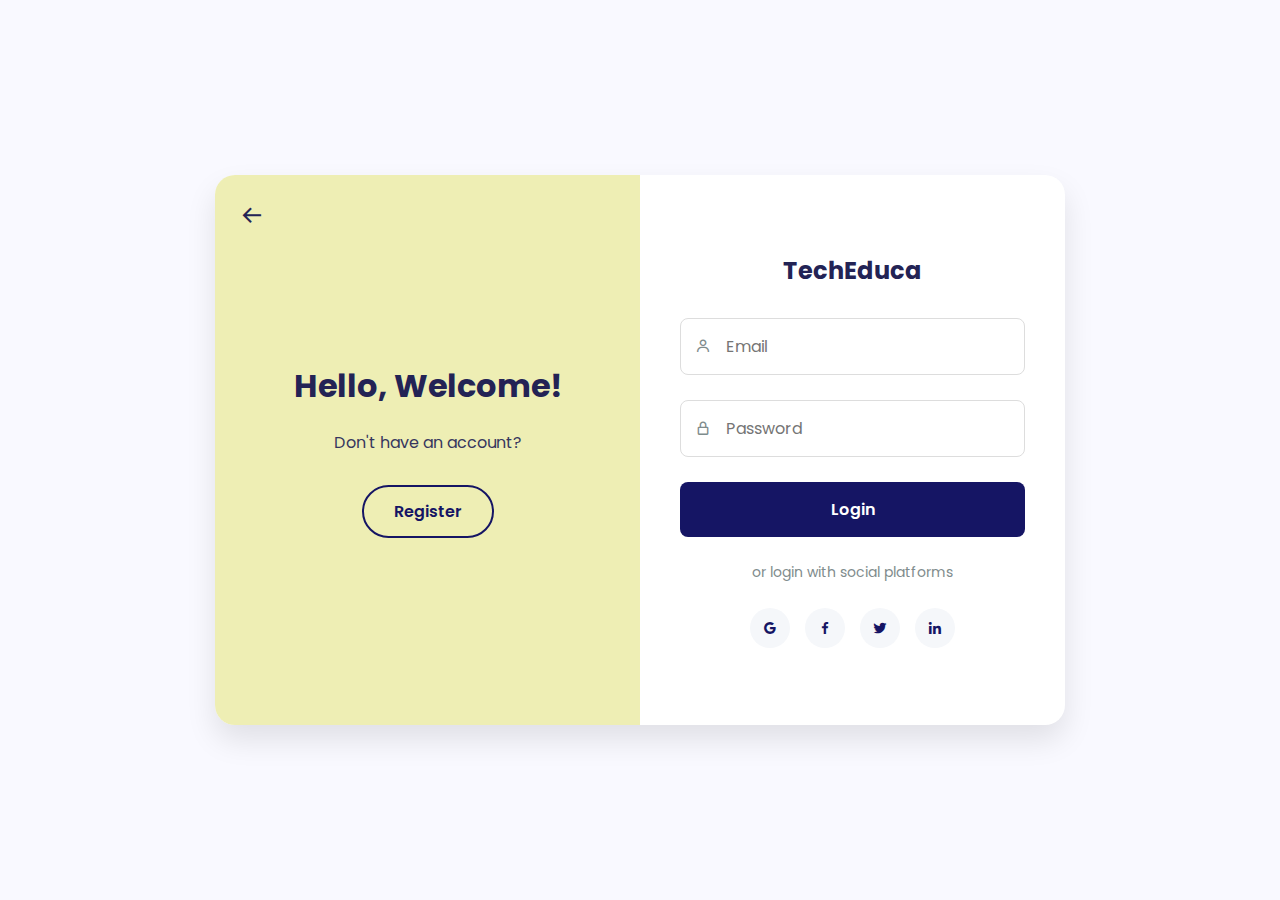
<file: login.html>
<!DOCTYPE html>
<html lang="en">

<head>
    <meta charset="UTF-8">
    <meta name="viewport" content="width=device-width, initial-scale=1.0">
    <title>Login</title>
    <link href='https://unpkg.com/boxicons@2.1.4/css/boxicons.min.css' rel='stylesheet'>
    <link rel="stylesheet" href="loginstyle.css">
</head>

<body>
    <div class="container">
        <div class="welcome-panel">
            <a href="index.html" class="back-arrow">
                <i class='bx bx-arrow-back'></i>
            </a>
            <h1>Hello, Welcome!</h1>
            <p>Don't have an account?</p>
            <a href="register.html" class="register-btn" id="registerBtn">Register</a>
        </div>

        <div class="form-panel">
            
            <form class="login-form" id="login-form" onsubmit="loginUser(event)">
                <div class="logo">
                    <span>TechEduca</span>
                </div>

                <div class="input-group">
                    <i class='bx bx-user'></i>
                    <input type="email" id="login-email" placeholder="Email" required>
                </div>

                <div class="input-group">
                    <i class='bx bx-lock-alt'></i>

                    <input type="password" id="login-password" placeholder="Password" required>
                </div>

                <button type="submit" class="login-btn">Login</button>

                <div class="divider">
                    <span>or login with social platforms</span>
                </div>

                <div class="social-icons">
                    <a href="https://accounts.google.com/" target="_blank"><i class='bx bxl-google'></i></a>
                    <a href="https://www.facebook.com/" target="_blank"><i class='bx bxl-facebook'></i></a>
                    <a href="https://twitter.com/" target="_blank"><i class='bx bxl-twitter'></i></a>
                    <a href="https://www.linkedin.com/" target="_blank"><i class='bx bxl-linkedin'></i></a>
                </div>
            </form>
        </div>
    </div>
    <script src="script.js"></script>
</body>

</html>
</file>
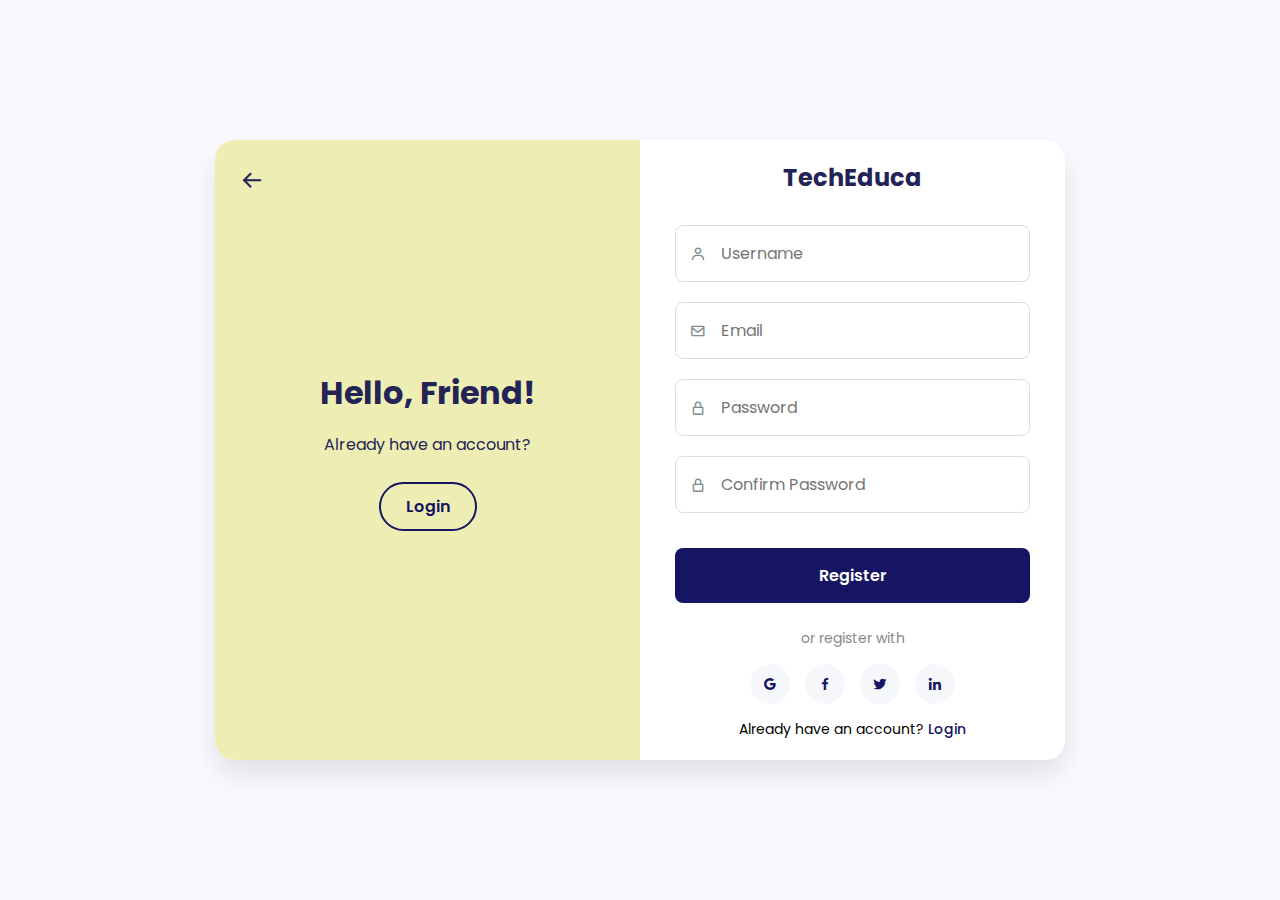
<file: register.html>
<!DOCTYPE html>
<html lang="en">

<head>
    <meta charset="UTF-8" />
    <meta name="viewport" content="width=device-width, initial-scale=1.0" />
    <title>Register</title>
    <link href='https://unpkg.com/boxicons@2.1.4/css/boxicons.min.css' rel='stylesheet'>
    <link rel="stylesheet" href="registerstyle.css">
</head>

<body>
    <div class="container">
        <!-- LEFT PANEL -->
        <div class="left-panel">
            <a href="index.html" class="back-arrow"><i class='bx bx-arrow-back'></i></a>
            <h1>Hello, Friend!</h1>
            <p>Already have an account?</p>
            <a href="login.html" class="register-btn">Login</a>
        </div>

        <!-- RIGHT PANEL -->
        <div class="right-panel">
            <form id="register-form" onsubmit="registerUser(event)">
                <div class="logo">TechEduca</div>

                <div class="input-group">
                    <i class='bx bx-user'></i>
                    <input type="text" id="register-username" placeholder="Username" required>
                </div>

                <div class="input-group">
                    <i class='bx bx-envelope'></i>
                    <input type="email" id="register-email" placeholder="Email" required>
                </div>

                <div class="input-group">
                    <i class='bx bx-lock-alt'></i>
                    <input type="password" id="register-password" placeholder="Password" required>
                </div>

                <div class="input-group">
                    <i class='bx bx-lock-alt'></i>
                    <input type="password" id="register-confirm-password" placeholder="Confirm Password" required>
                </div>

                <button type="submit" class="btn">Register</button>

                <div class="divider">or register with</div>

                <div class="social-icons">
                    <a href="https://accounts.google.com/" target="_blank"><i class='bx bxl-google'></i></a>
                    <a href="https://www.facebook.com/" target="_blank"><i class='bx bxl-facebook'></i></a>
                    <a href="https://twitter.com/" target="_blank"><i class='bx bxl-twitter'></i></a>
                    <a href="https://www.linkedin.com/" target="_blank"><i class='bx bxl-linkedin'></i></a>
                </div>

                <p class="switch-form">
                    Already have an account? <a href="login.html">Login</a>
                </p>
            </form>
        </div>
    </div>
    <script src="script.js"></script>
</body>

</html>
</file>
<file: home.css>
*{
    margin:0;
    padding:0;
    box-sizing: border-box;
}
body{
    font-family: sans-serif;
}
/*global tags */
h1{
    color:rgb(35,35,85);
    font-weight:700;
    font-size:2.5rem;
}
span{
    color:#757373;
    font-size:0.9rem;
}
h6{
    font-size:1.1rem;
    color:rgb(24,24,49);
}
/* styling for header section */
nav{
    position:fixed;
    width:100%;
    background-color:#fff;
    display:flex;
    flex-direction:row;
    justify-content: space-between;
    align-items:center;
    padding:1vw 8vw;
    box-shadow:2px 2px 10px rgba(0,0,0,0.15);
    z-index:999;
    
    
}
nav img{
    width:150px;
    height:70px;
    cursor:pointer;
}
nav .navigation{
    display:flex;
}
#menu-btn{
    width:30px;
    height:30px;
    display:none;
}
#menu-close{
    display:none;
}

nav .navigation ul{
    display:flex;
    justify-content:flex-end;
    align-items:center;

}
nav .navigation ul li{
    list-style:none;
    margin-left:30px;
}

nav .navigation ul li a{
    font-size:16px;
    font-weight: 500;
    color:rgb(21,21,100);
    text-decoration:none;
    transition:3s ease;
}
nav .navigation ul li a span{
    display:none;
    color:#ffffff;
    
}
nav .navigation ul li a.active,
nav .navigation ul li a:hover{
    color:#fdc93b;
}

/*styling for hero section */
#home{
    /* background-image:linear-gradient(rgba(9,5,54,0.3),rgba(5,4,46,0.7)),url("images/background.jpeg"); */
    background-image: url("images/background.jpeg");
    width:100%;
    height:100vh;
    background-position:center;
    background-size: cover;
    display:flex;
    flex-direction:column;
    justify-content: center;
    align-items:center;
    text-align: center;
    padding-top: 45px;

}

#home h2{
    color:#fff;
    font-size:2.2rem;
    letter-spacing: 1px;
}

#home p{
    width:50%;
    color:#fff;
    font-size:0.9rem;
    line-height: 25px;

}
#home .btn{
    margin-top:30px;
}
#home a{
    text-decoration:none;
    font-weight:600;
    font-size:0.9rem;
    padding:13px 35px;
    background-color: #fff;
    border-radius: 5px;
}

#home a.blue{
    color:#fff;
    background-color: rgb(21,21,100);
    transition:0.3s ease;
}
#home a.blue:hover{
    color: rgb(21,21,100);
    background-color:#fff;
}
#home a.yellow{
    color:#fff;
    background-color: #fdc93b;
        transition:0.3s ease;

}
#home a.yellow:hover{
    color:rgb(21,21,100);
    background-color: #fff;
}

/* styling for features section */

#features{
    padding:5vw 8vw 0 8vw;
    text-align:center;
}
#features .features-base{
    display:grid;
    grid-template-columns: repeat(auto-fit,minmax(320px, 1fr));
    gap:1rem;
    margin-top:50px;
}
#features .features-box{
    background-color:#f9f9ff;
    text-align:start;
    padding:3vw 2vw 3vw 2vw;

}
#features .features-box i{
    
    font-size: 2.3rem;
    color:rgb(44,44,80);
}
#features .features-box h3{
    font-size: 1.2rem;
    font-weight: 600;
    color:rgb(46,46,59); 
    padding: 13px 0 7px 0;
}

#features .features-box p{
    font-size: 1rem;
    font-weight: 400;
    color:rgb(70,70,87); 
    
}

/*styling for courses section */

#courses{
    padding:8vw 8vw 8vw 8vw;
    text-align:center;
}
#courses .course-box{
     display:grid;
     grid-auto-rows: 1fr;
     grid-template-columns: repeat(auto-fit, minmax(320px, 1fr));
    gap:1rem;
    margin-top:50px;

}

#courses .course{
    text-align:start;
    height: 100%;
    background-color:#f9f9ff;
    position:relative;
}

#courses .course img{
    width:100%;
    height:60%;
    background-size:cover;
    background-position: center;
} 

#courses .course .details {
    padding:15px 15px 0 15px;


}
 #courses .course .details .star {
    color:#fdc93b; 
    font-size: 0.9rem;
}

#courses .course .cost{
    background-color:rgb(74,74,136);
    color:#fff;
    line-height:70px;
    width:70px;
    height:70px;
    text-align: center;
    border-radius:50%;
    position:absolute;
    right: 15px;
    bottom: 100px;
} 


#registration{
    
    padding: 6vw 8vw 6vw 8vw;

     background-image: linear-gradient(rgba(99,112,168,0.5),rgba(81,91,233,0.5)),url("images/signup.jpg"); 
      width:100%;
     height:100%;
     background-size:cover;
     background-position: center;
     display:flex;
     justify-content: space-between;
     align-items:center;
     position:relative;

     
} 
#registration .reminder{
    color:#fff;
}

#registration .reminder h1{
    color:#fff;
    
}
#registration .reminder .time{
    display:flex;
    margin-top:40px;
}

#registration .reminder .time .date{
    
    text-align:center;
    padding:13px 33px;
    background:rgba(255,255,255,0.25);
    backdrop-filter: blur(4px);
    box-shadow: 0 8px 32px 0 rgba(31,38,135,0.37);
    border-radius:10px;
    margin: 0 5px 10px 5px;
    border:2px solid rgba(255,255,255,0.18);
    font-size:1.1rem;
    font-weight:600;
}

#registration .form{
    background-color: #fff;
    border-radius:8px;
    padding:40px;
    display:flex;
    flex-direction: column;
    box-shadow:0 8px 32px 0 rgba(31,38,135,0.37);
    
}

#registration .form input{
    padding:15px 10px;
    margin:15px 0 2px 0;
    outline:none;
    border:1px solid rgb(84,40,241);

}
#registration .form input::placeholder{
    color:#413c3c;
    font-weight:500;
    font-size:0.9rem;
}
#registration .form select{
    padding:15px 10px;
    margin:15px 0 2px 0;
    outline:none;
    border:1px solid rgb(84,40,241);
}
#registration .form #user-course {
color:#413c3c;
    font-weight:500;
    font-size:0.9rem;
}




#registration .form button.yellow{
    text-decoration:none;
    font-weight:600;
    font-size:0.9rem;
    padding:13px 35px;
    background-color: #fff;
    border-radius: 5px;
    text-align: center;
    color:#fff;
    background-color: #fdc93b;
    transition:0.3s ease;

}
#registration .form button.yellow:hover{
    color:rgb(21,21,100);
    background-color: #fff;
}

.error{
    color:red;
    display:block;
    font-size:0.85rem;
    margin-bottom:10px;
    text-align:left;
}
/*popup for form */
.popup{
    width:400px;
    background-color:#fff;
    border-radius:6px;
    position:absolute;
    top:0;
    left:50%;
    transform:translate(-50%,-50%) scale(0.1);
    padding:0 30px 30px;
    text-align:center;
    color:#333;
    visibility:hidden;
    transition: transform 0.4s, top 0.4s;

}



.popup img{
    width:100px;
    margin-top:-50px;
    border-radius:50%;
    box-shadow: 0 2px 5px rgba(0,0,0,0.2);
    object-fit: cover;
    
}

.popup h1{
    font-size: 38px;
    font-weight: 500;
    margin: 30px 0 10px;
    color:#000000;

}
.popup p{
    color:#000000;
    font-size: 1.2rem;
}

.popup button{
    width: 100%;
    margin-top: 50px;
    padding: 10px 0;
    background:#fdc93b;
    color:#fff;
    border:0;
    outline:none;
    font-size: 18px;
    border-radius: 4px;
    cursor:pointer;
    box-shadow: 0 5px 5px rgba(0,0,0,0.2);
}
.popup button:hover{
    color:rgb(21,21,100);
    background-color: #fff;
}
/*apply this class by using javascript*/
.open-popup{
    visibility: visible;
    top:50%;
    transform:translate(-50%,-50%) scale(1);


}






/*experts*/

#experts{
    padding:8vw 8vw 8vw 8vw;
    text-align: center;
}

#experts .expert-box{
    display:grid;
    grid-template-columns: repeat(auto-fit,minmax(250px, 1fr));
    gap:1rem;
    margin-top:50px;
}

#experts .expert-box .profile{
    background-color: #fafaf1;
    padding:30px 10px;
}

.social-links{
    margin-top: 10px;
}

.social-links a i{
    padding:10px 13px;
    border: 1px solid rgb(21,21,100);
    cursor:pointer;
    transition:0.3s ease;

}

.social-links a i:hover{
    border: 1px solid rgb(21,21,100);
    cursor:pointer;
    color:#fff;
    background-color:rgb(21,21,100)  ;
}

/* footer */

footer{
    padding: 8vw;
    background-color:#101C32;
    display:flex;
    justify-content: space-between;
    align-items:start;
    flex-wrap:wrap;

}

footer .footer-col{
    padding-bottom: 40px;
}

footer h3{
    color:rgb(241,240,245);
    font-weight:600;
    padding-bottom:20px;

}

footer li{
    list-style:none;
    color:#7b838a;
    padding:10px 5px;
    font-size: 15px;
    cursor:pointer;
    transition: 0.3s ease;
    font-weight:bold;
}
footer li:hover{
    color:rgb(241,240,245);

}

footer p{
    color:#7b838a;
}

footer .subscribe{
    margin-top: 20px;
}

footer input{
    padding:15px 12px;
    width:220px;background:#334F6C;
    border:none;
    outline:none;
    color:#fff;
}

footer .subscribe button.yellow{
    text-decoration:none;
    font-weight:600;
    font-size:0.9rem;
    padding:14px 15px;
    background-color: #fff;
    text-align: center;
    color:#2c2c2c;
    background-color: #fdc93b;
    transition:0.3s ease;
    

}
footer .subscribe button.yellow:hover{
    color:rgb(21,21,100);
    background-color: #fff;
}

footer .copyright{
    margin-top:20px;
    display:flex;
    justify-content: space-between;
    align-items: center;
    width:100%;
    flex-wrap: wrap;
}
footer .copyright p{
    color:#fff;
}
footer .copyright .social-links{
    margin-top: 0px;
}

footer .copyright .social-links a i{
    background-color: #5f7185;
    color:#fff;
    

}

footer .copyright .social-links a i:hover{
  background-color: #FDC93B;
  color:#2c2c2c;

}

#courses-inner{
    display:flex;
    justify-content:space-between;
    align-items:flex-start;
    padding:8vw;
    
}
#courses-inner .overview{
    width:70%;
}
#courses-inner .overview img{
    width:100%;
    height:60vh;
    object-fit:cover;
    border-radius:12px;
}









                             /* RESPONSIVENESS FOR IPAD AND IPHONE DEVICES */
/*Responsiveness for ipad mini*/
@media(max-width:769px){
nav {
   padding:15px 20px;
}
nav img {
    width: 130px;
    
}
#menu-btn{
    
    display:initial;
}
#menu-close{
    display:initial;
    color:#fff;
    font-size:1.6rem;
    padding:30px 0 20px 20px;
}
nav .navigation ul {
    position:absolute;
    top:0;
    right:-220px;
    width: 220px;
    height:100vh;
    display: flex;
    background: rgba(17,20,104,0.45);
    backdrop-filter: blur(4.5px);
    border:1px solid rgba(255,255,255,0.18);
    flex-direction: column;
    justify-content: flex-start;
    align-items: flex-start;
    transition:0.3s ease;
}
nav .navigation ul.active{
    right:0;
}

nav .navigation ul li{
    padding:20px 0 20px 40px;
    margin-left:0;
}
nav .navigation ul li a{
    color:#fff;
}
nav .navigation ul li a span{
    display:inline;
}
nav .navigation ul li a i{
    display: none;
}


#home {
   
    padding-top: 0px;
}
#home p {
    width: 90%;
    
}
 #features {
    padding: 8vw 4vw 0 4vw;
    
} 

#courses {
    padding: 8vw 4vw 0 4vw;
    
}
#registration {
    padding: 6vw 4vw 6vw 4vw;
    margin-top:8vw;
  
}
#registration .reminder .time {
    display: flex;
    flex-wrap:wrap;
    margin-top: 40px;
}

footer .copyright .social-links{
    margin-top: 15px;
}

}

/* for iphone XR,12,15pro */
@media(max-width:475px){
    #registration{
        display:flex;
        flex-direction: column;
        justify-content: center;
        align-items: center;
        text-align:center;
    }
    #registration .reminder .time {
    display: flex;
    flex-wrap: wrap;
    margin-top: 20px;
    justify-content:center;
    align-items: center;
    margin-bottom: 20px;
    
}
footer #foot-col{
    margin-right:30px;
}


}
@media(max-width:391px){
    footer .subscribe button.yellow{
        margin-top:15px;
    }
}    

@media(max-width:830px){
#registration {
    padding: 6vw 4vw 6vw 4vw;
    margin-top: 8vw;
  
}
#registration .reminder .time {
    display: flex;
    flex-wrap:wrap;
    margin-top: 45px;
}
}
@media(min-width:530px) and 
(max-width:550px){
#courses .course .cost {
   bottom: 140px;
}
}
</file>
<file: about.css>
*{
    margin:0;
    padding:0;
    box-sizing: border-box;
}
body{
    font-family: sans-serif;
}
/*global tags */
h1{
    color:rgb(35,35,85);
    font-weight:700;
    font-size:2.5rem;
}
span{
    color:#757373;
    font-size:0.9rem;
}
h6{
    font-size:1.1rem;
    color:rgb(24,24,49);
}
/* styling for header section */
nav{
    position:fixed;
    width:100%;
    background-color:#fff;
    display:flex;
    flex-direction:row;
    justify-content: space-between;
    align-items:center;
    padding:1vw 8vw;
    box-shadow:2px 2px 10px rgba(0,0,0,0.15);
    z-index:999;
    
    
}
nav img{
    width:150px;
    height:70px;
    cursor:pointer;
}
nav .navigation{
    display:flex;
}
#menu-btn{
    width:30px;
    height:30px;
    display:none;
}
#menu-close{
    display:none;
}

nav .navigation ul{
    display:flex;
    justify-content:flex-end;
    align-items:center;

}
nav .navigation ul li{
    list-style:none;
    margin-left:30px;
}

nav .navigation ul li a{
    font-size:16px;
    font-weight: 500;
    color:rgb(21,21,100);
    text-decoration:none;
    transition:3s ease;
}

nav .navigation ul li a span{
    display:none;
    color:#ffffff;
    
}

nav .navigation ul li a.active,
nav .navigation ul li a:hover{
    color:#fdc93b;
}
/* courses hero section*/
#about-home{
    background-image:linear-gradient(rgba(9,5,54,0.3),rgba(5,4,46,0.3)),url("images/back1.jpg");
    width:100%;
    height:60vh;
    background-position:center;
    background-size: cover;
    display:flex;
    flex-direction:column;
    justify-content: center;
    align-items:center;
    text-align: center;
    padding-top: 45px;

}
#about-home h2{
    color:#fff;
    letter-spacing: 1px;
    font-size: 2.2rem;
}
#about-container{
    display:flex;
    align-items: center;
    padding:8vw 8vw 2vw 8vw;
}
#about-container .about-img{
    width:60%;
    padding-right:60px;
}
#about-container .about-img img{
    width:100%;
}
#about-container .about-text{
    width:40%;
    

}
#about-container .about-text h2{
    color:#29303B;
    padding-bottom:15px;
}
#about-container .about-text p{
    color:#686F7A;
    font-weight:300;
}
#about-container .about-text .about-fe{
    display:flex;
    justify-content:space-between;
    align-items:flex-start;
    margin-top:30px;
}
#about-container .about-text .about-fe img{
    width:50px;
    background-size: cover;
    background-position: center;
    margin-right:20px;
}
#about-container .about-text .about-fe .fe-text{
width:90%;
}
#about-container .about-text .about-fe .fe-text h5{
    font-size:16px;
    color:#29303B;
}









#features{
    padding:5vw 8vw 0 8vw;
    text-align:center;
}
#features .features-base{
    display:grid;
    grid-template-columns: repeat(auto-fit,minmax(320px, 1fr));
    gap:1rem;
    margin-top:50px;
}
#features .features-box{
    background-color:#f9f9ff;
    text-align:start;
    padding:3vw 2vw 3vw 2vw;

}
#features .features-box i{
    
    font-size: 2.3rem;
    color:rgb(44,44,80);
}
#features .features-box h3{
    font-size: 1.2rem;
    font-weight: 600;
    color:rgb(46,46,59); 
    padding: 13px 0 7px 0;
}

#features .features-box p{
    font-size: 1rem;
    font-weight: 400;
    color:rgb(70,70,87); 
    
}
#trust{
    text-align: center;
    padding:8vw;
}
#trust .trust-img{
  margin-top: 60px;
  display: flex;
  justify-content: space-between;
  align-items: center;
  flex-wrap: wrap;
}
#trust .trust-img img{
  width: 90px;
  margin: 10px 15px;
  height: auto;
}


/*Responsiveness for ipad mini*/
@media(max-width:769px){
nav {
   padding:15px 20px;
}
nav img {
    width: 130px;
    
}
#menu-btn{
    
    display:initial;
}
#menu-close{
    display:initial;
    color:#fff;
    font-size:1.6rem;
    padding:30px 0 20px 20px;
}
nav .navigation ul {
    position:absolute;
    top:0;
    right:-220px;
    width: 220px;
    height:100vh;
    display: flex;
    background: rgba(17,20,104,0.45);
    backdrop-filter: blur(4.5px);
    border:1px solid rgba(255,255,255,0.18);
    flex-direction: column;
    justify-content: flex-start;
    align-items: flex-start;
    transition:0.3s ease;
}
nav .navigation ul.active{
    right:0;
}

nav .navigation ul li{
    padding:20px 0 20px 40px;
    margin-left:0;
}
nav .navigation ul li a{
    color:#fff;
}
nav .navigation ul li a span{
    display:inline;
}
nav .navigation ul li a i{
    display: none;
}
#features {
    padding: 8vw 4vw 0 4vw;
    
} 
footer .copyright .social-links{
    margin-top: 15px;
}
#about-container{
    padding:8vw 4vw 2vw 4vw;
}
#about-container .about-img{
    padding-right:30px;
}
#trust .trust-img img{
    width:50px;
    height:auto;
}
}
@media(max-width:475px){

footer #foot-col{
    margin-right:30px;
}
#about-container{
    flex-direction: column-reverse;
}
#about-container .about-img{
    width:100%;
    padding-right:0px;
}
#about-container .about-text{
    width:100%;
    padding-bottom:20px;
}
#trust .trust-img{
    justify-content:center;
    flex-wrap:wrap;
}

} 
@media(max-width:391px){
    footer .subscribe button.yellow{
        margin-top:15px;
    }
}







footer{
    padding: 8vw;
    background-color:#101C32;
    display:flex;
    justify-content: space-between;
    align-items:start;
    flex-wrap:wrap;

}

footer .footer-col{
    padding-bottom: 40px;
}

footer h3{
    color:rgb(241,240,245);
    font-weight:600;
    padding-bottom:20px;

}

footer li{
    list-style:none;
    color:#7b838a;
    padding:10px 5px;
    font-size: 15px;
    cursor:pointer;
    transition: 0.3s ease;
    font-weight:bold;
}
footer li:hover{
    color:rgb(241,240,245);

}

footer p{
    color:#7b838a;
}

footer .subscribe{
    margin-top: 20px;
}

footer input{
    padding:15px 12px;
    width:220px;background:#334F6C;
    border:none;
    outline:none;
    color:#fff;
}

footer .subscribe button.yellow{
    text-decoration:none;
    font-weight:600;
    font-size:0.9rem;
    padding:14px 15px;
    background-color: #fff;
    text-align: center;
    color:#2c2c2c;
    background-color: #fdc93b;
    transition:0.3s ease;
    

}
footer .subscribe button.yellow:hover{
    color:rgb(21,21,100);
    background-color: #fff;
}

footer .copyright{
    margin-top:20px;
    display:flex;
    justify-content: space-between;
    align-items: center;
    width:100%;
    flex-wrap: wrap;
}
footer .copyright p{
    color:#fff;
}
footer .copyright .social-links{
    margin-top: 0px;
}
footer .copyright .social-links a i {
    padding: 10px 13px;
    border: 1px solid rgb(21,21,100);
    cursor: pointer;
    transition: 0.3s ease;
}

footer .copyright .social-links a i{
    background-color: #5f7185;
    color:#fff;
    

}

footer .copyright .social-links a i:hover{
  background-color: #FDC93B;
  color:#2c2c2c;

}
</file>
<file: blog.css>
* {
  margin: 0;
  padding: 0;
  box-sizing: border-box;
}

body {
  font-family: 'Poppins', sans-serif;
  background: #f9f9ff;
  color: #232355;
  padding-top: 90px;
}

/* NAVBAR */


nav {
  position: fixed;
  top: 0;
  left: 0;
  width: 100%;
  background-color: #fff;
  display: flex;
  justify-content: space-between;
  align-items: center;
  padding: 15px 8vw;
  box-shadow: 0 2px 10px rgba(0, 0, 0, 0.15);
  z-index: 999;
}

nav img {
  width: 120px;
  height: auto;
  cursor: pointer;
}

nav .navigation {
  display: flex;
  align-items: center;
  position: relative;
}

nav .navigation ul {
  display: flex;
  list-style: none;
  margin: 0;
  padding: 0;
  gap: 25px;
}

nav .navigation ul li a {
  text-decoration: none;
  color: rgb(21, 21, 100);
  font-weight: 500;
  font-size: 1rem;
  transition: color 0.3s ease;
}

nav .navigation ul li a:hover,
nav .navigation ul li a.active {
  color: #fdc93b;
}

#menu-btn {
  display: none;
  cursor: pointer;
  font-size: 1.8rem;
  color: #151564;
}

#menu-close {
  display: none;
  cursor: pointer;
  font-size: 1.8rem;
  color: #151564;
  position: absolute;
  top: 20px;
  right: 20px;
  z-index: 1000;
}
/* HERO BANNER */

.hero-banner {
  width: 100%;
  height: 400px;
  background-image: linear-gradient(rgba(21,21,100,0.7), rgba(21,21,100,0.7)),
    url('https://images.unsplash.com/photo-1522202176988-66273c2fd55f?ixlib=rb-1.2.1&auto=format&fit=crop&w=1350&q=80');
  background-size: cover;
  background-position: center;
  display: flex;
  flex-direction: column;
  justify-content: center;
  align-items: center;
  text-align: center;
  color: white;
}

.hero-banner h1 {
  font-size: 2.8rem;
  margin-bottom: 20px;
}

.hero-banner p {
  font-size: 1.2rem;
  max-width: 700px;
}

/* BLOG CARD SECTION */

#blog-container {
  padding: 2rem;
  display: flex;
  flex-wrap: wrap;
  gap: 2rem;
  justify-content: center;
}

.blog-card {
  width: 300px;
  border: 1px solid #e0e0e0;
  border-radius: 8px;
  padding: 1.2rem;
  background: white;
  box-shadow: 0 2px 8px rgba(0,0,0,0.08);
  display: flex;
  flex-direction: column;
  gap: 0.8rem;
}

.blog-card h2 {
  font-size: 1.1rem;
  margin: 0;
  color: #151564;
}

.blog-card p {
  font-size: 0.9rem;
  color: #555;
  margin: 0;
  flex-grow: 1;
}

.blog-card a {
  color: #1d4ed8;
  text-decoration: none;
  font-weight: 500;
  font-size: 0.9rem;
  margin-top: 0.5rem;
}

.blog-card a:hover {
  text-decoration: underline;
}

/* FOOTER */

footer {
  padding: 8vw;
  background-color: #101C32;
  display: flex;
  justify-content: space-between;
  flex-wrap: wrap;
  gap: 2rem;
}

footer .footer-col {
  flex: 1 1 200px;
}

footer h3 {
  color: #f1f0f5;
  font-weight: 600;
  padding-bottom: 20px;
}

footer li {
  list-style: none;
  color: #7b838a;
  padding: 10px 0;
  font-size: 15px;
  font-weight: bold;
  cursor: pointer;
  transition: 0.3s ease;
}

footer li:hover {
  color: #f1f0f5;
}

footer p {
  color: #7b838a;
}

footer input {
  padding: 14px 12px;
  width: 220px;
  background: #334F6C;
  border: none;
  outline: none;
  color: #fff;
}

footer .subscribe button {
  font-weight: 600;
  font-size: 0.9rem;
  margin-top: 10px;  
  padding: 14px 15px;
  background-color: #fdc93b;
  border: none;
  cursor: pointer;
  transition: 0.3s ease;
}

footer .subscribe button:hover {
  background-color: #fff;
  color: rgb(21, 21, 100);
}

footer .copyright {
  margin-top: 20px;
  display: flex;
  justify-content: space-between;
  align-items: center;
  width: 100%;
  flex-wrap: wrap;
}

footer .copyright p {
  color: #fff;
}

footer .social-links a i {
  background-color: #5f7185;
  color: #fff;
  padding: 8px;
  border-radius: 50%;
  margin-right: 8px;
}

footer .social-links a i:hover {
  background-color: #fdc93b;
  color: #2c2c2c;
}

/* RESPONSIVE MEDIA QUERIES */

@media (max-width: 992px) {

  nav .navigation ul {
    position: fixed;
    top: 0;
    right: -100%;
    width: 100%;
    height: 100vh;
    background: #fff;
    flex-direction: column;
    align-items: center;
    justify-content: center;
    gap: 30px;
    display: flex;
    transition: 0.3s ease;
    z-index: 999;
  }

  nav .navigation ul.active {
    right: 0;
  }

  #menu-btn {
    display: block;
  }

  footer {
    padding: 8vw 4vw;
    flex-direction: column;
    align-items: flex-start;
  }

  footer .footer-col {
    flex: 1 1 100%;
  }

  footer input {
    width: 100%;
  }

  .hero-banner h1 {
    font-size: 2.2rem;
  }

  .hero-banner p {
    font-size: 1rem;
  }

  .blog-card {
    width: 90%;
  }
}

@media (max-width: 768px) {
  body {
    padding-top: 70px;
  }

  nav {
    padding: 10px 5vw;
  }

  nav img {
    width: 120px;
  }
}
</file>
<file: certificate.css>
*{
  margin:0;
  padding:0;
  box-sizing: border-box;
}

body {
  font-family: Arial, sans-serif;
}

.Certificate-Generator {
  display:flex;
  flex-direction:column;
  justify-content:center;
  align-items:center;
}

.Certificate-Generator h1{
  color:rgb(35,35,85);
    font-weight:700;
    font-size:2.5rem;
    padding:4vw 8vw 4vw 8vw;
}
.Certificate-Generator i{
  color:black;
  margin:0 15px 20px 0;
  font-size:2rem;
}


.Certificate-Generator #certificate-form{
  display:flex;
  flex-direction:column;
  background-color: #fff;
  border-radius:8px;
  padding:40px;
  box-shadow:0 8px 32px 0 rgba(31,38,135,0.25);
  
}

.Certificate-Generator #certificate-form  label{
  color:#413c3c;
    font-weight:500;
    font-size:1.2rem;
}
.Certificate-Generator #certificate-form input{
  
   padding:10px 15px;
    margin:15px 0;
    outline:none;
    border:2px solid rgb(236,226,229);
    border-radius:5px;
    width:100%;
}

.Certificate-Generator #certificate-form button.blue{
 
    text-decoration:none;
    font-weight:600;
    font-size:0.9rem;
    padding:14px 15px;
    background-color: #fff;
    text-align: center;
    color:#fff;
    background-color: rgb(21,21,100);
    transition:0.3s ease;
    

}
.Certificate-Generator #certificate-form button.blue:hover{
color: rgb(21,21,100);
    background-color:#fff;
}
#pay-btn {
  margin-top:20px;
   text-decoration:none;
    font-weight:600;
    font-size:0.9rem;
    padding:14px 15px;
    background-color: #fff;
    text-align: center;
    color:#fff;
    background-color: rgb(21,21,100);
    transition:0.3s ease;
}

#pay-btn:hover {
  color: rgb(21,21,100);
  background-color:#fff;
}






#certificate-container {
  background-image: url("images/certificate.jpg");
  background-repeat: no-repeat;
  background-size: cover;
  background-position: center;
  width: 90%;
  max-width: 800px;
  height: auto;
  aspect-ratio: 16 / 11;
  margin: 15px auto;
  visibility: hidden;
  border: 1px solid black;
  display: flex;
  align-items: center;
  justify-content: center;
}

#certificate {
  padding: 5%;
  font-size: 1.1rem;
  line-height: 1.6;
  text-align: center;
  width: 100%;

}

#certificate h2 {
  font-size: 36px;
  margin-bottom: 20px;
  color:rgb(35,35,85);


}

#certificate p {
  padding-bottom:5px;
  font-style:italic;
}

@media (max-width: 1024px) {
  #certificate h2 {
    font-size: 1.7rem;
  }

  #certificate {
    font-size: 1rem;
    padding: 4vw;
  }
}

@media (max-width: 768px) {
  #certificate-container {
    aspect-ratio: auto;
    height: auto;
  }

  #certificate h2 {
    font-size: 1.5rem;
  }

  #certificate {
    font-size: 0.95rem;
    padding: 4vw 5vw;
  }
}

/* Small phones like iPhone SE */
@media (max-width: 480px) {
  .Certificate-Generator i,.Certificate-Generator h1{
    font-size:1.4rem;
  }

  #certificate h2 {
    font-size: 1.3rem;
  }

  #certificate {
    font-size: 0.9rem;
  }
}


  @media(min-width:530px) and 
(max-width:550px){
  .Certificate-Generator i,.Certificate-Generator h1{
    font-size:1.6rem;
  }

  
}
 @media(min-width:343px) and 
(max-width:345px){
  .Certificate-Generator i,.Certificate-Generator h1{
    font-size:1.2rem;
  }
}
</file>
<file: contact.css>
@import url('https://fonts.googleapis.com/css2?family=Poppins:wght@100;200;300;400;500;600;700;800;900&display=swap');
*{
  margin: 0;
  padding: 0;
  box-sizing: border-box;
 }

body{
  font-family: 'Poppins', sans-serif;
}

/* styling for header section */
nav{
    position:fixed;
    width:100%;
    background-color:#fff;
    display:flex;
    flex-direction:row;
    justify-content: space-between;
    align-items:center;
    padding:1vw 8vw;
    box-shadow:2px 2px 10px rgba(0,0,0,0.15);
    z-index:999;
    
    
}
nav img{
    width:150px;
    height:70px;
    cursor:pointer;
}
nav .navigation{
    display:flex;
}
#menu-btn{
    width:30px;
    height:30px;
    display:none;
}
#menu-close{
    display:none;
}

nav .navigation ul{
    display:flex;
    justify-content:flex-end;
    align-items:center;

}
nav .navigation ul li{
    list-style:none;
    margin-left:30px;
}

nav .navigation ul li a{
    font-size:16px;
    font-weight: 500;
    color:rgb(21,21,100);
    text-decoration:none;
    transition:3s ease;
}

nav .navigation ul li a span{
    display:none;
    color:#ffffff;
    
}

nav .navigation ul li a.active,
nav .navigation ul li a:hover{
    color:#fdc93b;
}
#contact-home{
    background-image:linear-gradient(rgba(9,5,54,0.3),rgba(5,4,46,0.3)),url("images/back1.jpg");
    width:100%;
    height:60vh;
    background-position:center;
    background-size: cover;
    display:flex;
    flex-direction:column;
    justify-content: center;
    align-items:center;
    text-align: center;
    padding-top: 45px;

}
#contact-home h2{
    color:#fff;
    letter-spacing: 1px;
    font-size: 2.2rem;
}











#contact{
  padding: 8vw;
  display: flex;
  justify-content: space-between;
  align-items: flex-start;
}

#contact .getintouch{
width: 350px;
}

#contact .getintouch h2{
color: #2c234d;
font-size: 30px;
font-weight: 800;
line-height: .8;
margin-bottom: 16px;
}

#contact .getintouch p{
color: #686875;
line-height: 24px;
margin-bottom: 33px;
padding-bottom: 25px;
border-bottom: 1px solid #e5e4ed;
}

#contact .getintouch h3{
color: #2c234d;
font-size: 15px;
font-weight: 600;
line-height: 26px;
margin-bottom: 15px;
}

#contact .getintouch .getin-details div{
  display: flex;
  flex-direction: row;
}

#contact .getintouch .getin-details div .get{
font-size: 16px;
line-height: 22px;
color: #5838fc;
margin-right: 20px;
}

#contact .getintouch .getin-details div p{
  font-size: 14px;
  border-bottom: none;
  line-height: 22px;
  margin-bottom: 15px;
}

#contact .getintouch .getin-details .pro-links i{
margin-right: 8px;
}

#contact .form{
    width: 60%;
    background: #f7f6fa;
    padding: 40px;
    border-radius: 10px;
}

#contact .form h4{
    font-size: 24px;
    color: #2c234d;
    line-height: 30px;
    margin-bottom: 8px;
}

#contact .form p{
color: #686875;
line-height: 24px;
padding-bottom: 25px;
}

#contact .form .form-row{
    display: flex;
    justify-content: space-between;
    width: 100%;
}

#contact .form .form-row input{
    width: 48%;
    font-size: 14px;
    font-weight: 400;
    border-radius: 3px;
    border: none;
    background: #fff;
    color: #7e7c87;
    outline: none;
    padding: 20px 10px;
    margin-bottom: 20px;
}

#contact .form .form-col input,
#contact .form .form-col textarea {
    width: 100%;
    font-size: 14px;
    font-weight: 400;
    border-radius: 3px;
    border: none;
    background: #fff;
    color: #7e7c87;
    outline: none;
    padding: 20px 10px;
    margin-bottom: 20px;
}

#contact .form button{
    font-size: .9rem;
    padding: 13px 25px;
    background: rgb(21, 21, 100);
    border-radius: 5px;
    outline: none;
    border: none;
    font-weight: 600;
    cursor: pointer;
    color: #fff;
}

#map{
    width: 100%;
    height: 70vh;
    margin-bottom: 8vw;
}

#map iframe{
    width: 100%;
    height: 70vh;
}


nav .navigation ul li a:active,
nav .navigation ul li a:hover{
  color: #fdc938;
}


footer{
    padding: 8vw;
    background-color:#101C32;
    display:flex;
    justify-content: space-between;
    align-items:start;
    flex-wrap:wrap;

}

footer .footer-col{
    padding-bottom: 40px;
}

footer h3{
    color:rgb(241,240,245);
    font-weight:600;
    padding-bottom:20px;

}

footer li{
    list-style:none;
    color:#7b838a;
    padding:10px 5px;
    font-size: 15px;
    cursor:pointer;
    transition: 0.3s ease;
    font-weight:bold;
}
footer li:hover{
    color:rgb(241,240,245);

}

footer p{
    color:#7b838a;
}

footer .subscribe{
    margin-top: 20px;
}

footer input{
    padding:15px 12px;
    width:220px;background:#334F6C;
    border:none;
    outline:none;
    color:#fff;
}

footer .subscribe button.yellow{
    text-decoration:none;
    font-weight:600;
    font-size:0.9rem;
    padding:14px 15px;
    background-color: #fff;
    text-align: center;
    color:#2c2c2c;
    background-color: #fdc93b;
    transition:0.3s ease;
    

}
footer .subscribe button.yellow:hover{
    color:rgb(21,21,100);
    background-color: #fff;
}

footer .copyright{
    margin-top:20px;
    display:flex;
    justify-content: space-between;
    align-items: center;
    width:100%;
    flex-wrap: wrap;
}
footer .copyright p{
    color:#fff;
}
footer .copyright .social-links{
    margin-top: 0px;
}

footer .copyright .social-links a i{
    background-color: #5f7185;
    color:#fff;
    

}

footer .copyright .social-links a i:hover{
  background-color: #FDC93B;
  color:#2c2c2c;

}






@media (max-width: 768px){
    nav {
        padding: 15px 20px;
        z-index: 9999;
    }
    nav img {
        width: 130px;
    }
    #menu-btn {
        display: initial;
    }
    #menu-close{
        display: initial;
        font-size: 1.6rem;
        color: #fff;
        padding: 30px 0 20px 20px;
    }
    nav .navigation ul{
        position: absolute;
        top: 0;
        right: -220px;
        width: 220px;
        height: 100vh;
        background: rgba(17, 20, 104, 0.45);
        backdrop-filter: blur(4.5px);
        border: 1px solid rgba(255, 255, 255, 0.18);
        display: flex;
        flex-direction: column;
        justify-content: flex-start;
        align-items: flex-start;
        transition: 0.3s ease;
    }
        nav .navigation ul.active{
            right: 0;
        }
            nav .navigation ul li{
                padding: 20px 0 20px 40px;
                margin-left: 0;
            }
           nav .navigation ul li a{
            color: #fff;
           }
        #home {
            padding-top: 0px;
        }
        #home p{
            width: 90%;
        }
        #features{
            padding: 8vm 4vm 0 4vm;
        }            
        
        }
        footer .copyright .pro-links{
            margin-top: 15px;
        }
/* 
about */
#about-container{
    padding: 8vm 4vm 2vm 4vm;
}

#about-container .about-ijmg{
  padding-right: 30px;
}

#trust .trust-img img{
  width: 50px;
  height: auto;
}


/* contact */
#contact {
  padding: 8vw 4vw;
}
#contact .getintouch{
  width: 250px;
}






@media  (max-width:475px){
  h1{
    font-size: 2rem;
  }
}
/* contact */

#contact{
  padding: 8vm 4vm;
  flex-direction: column;
  align-content: flex-start;
  justify-content: flex-start;
}
#contact .getintouch{
  width: 100%;
  margin-bottom: 30px;
}
#contact .form{
  width: 100%;
  padding: 40px 30px;
}
#contact .form .form-row{
  display: flex;
  flex-direction: column;
  justify-content: flex-start;
  width: 100%;
}
#contact .form .form-row input{
width: 100%;
}
#contact .form .form-col textarea{
width: 100%;
}
</file>
<file: courses.css>
*{
    margin:0;
    padding:0;
    box-sizing: border-box;
}
body{
    font-family: sans-serif;
}
/*global tags */
h1{
    color:rgb(35,35,85);
    font-weight:700;
    font-size:2.5rem;
}
span{
    color:#757373;
    font-size:0.9rem;
}
h6{
    font-size:1.1rem;
    color:rgb(24,24,49);
}
/* styling for header section */
nav{
    position:fixed;
    width:100%;
    background-color:#fff;
    display:flex;
    flex-direction:row;
    justify-content: space-between;
    align-items:center;
    padding:1vw 8vw;
    box-shadow:2px 2px 10px rgba(0,0,0,0.15);
    z-index:999;
    
    
}
nav img{
    width:150px;
    height:70px;
    cursor:pointer;
}
nav .navigation{
    display:flex;
}
#menu-btn{
    width:30px;
    height:30px;
    display:none;
}
#menu-close{
    display:none;
}

nav .navigation ul{
    display:flex;
    justify-content:flex-end;
    align-items:center;

}
nav .navigation ul li{
    list-style:none;
    margin-left:30px;
}

nav .navigation ul li a{
    font-size:16px;
    font-weight: 500;
    color:rgb(21,21,100);
    text-decoration:none;
    transition:3s ease;
}

nav .navigation ul li a span{
    display:none;
    color:#ffffff;
    
}

nav .navigation ul li a.active,
nav .navigation ul li a:hover{
    color:#fdc93b;
}
/* courses hero section*/
#courses-home{
    background-image:linear-gradient(rgba(9,5,54,0.3),rgba(5,4,46,0.3)),url("images/back1.jpg");
    width:100%;
    height:60vh;
    background-position:center;
    background-size: cover;
    display:flex;
    flex-direction:column;
    justify-content: center;
    align-items:center;
    text-align: center;
    padding-top: 45px;

}
#courses-home{
    color:#fff;
    letter-spacing: 1px;
    font-size: 2.2rem;
}


/*styling for courses section */

#courses{
    padding:8vw 8vw 8vw 8vw;
    text-align:center;
}
#courses .course-box{
     display:grid;
     grid-auto-rows: 1fr;
     grid-template-columns: repeat(auto-fit, minmax(320px, 1fr));
    gap:1rem;
    margin-top:50px;

}

#courses .course{
    text-align:start;
    height: 100%;
    background-color:#f9f9ff;
    position:relative;
}

#courses .course img{
    width:100%;
    height:60%;
    background-size:cover;
    background-position: center;
} 

#courses .course .details {
    padding:15px 15px 0 15px;


}
 #courses .course .details .star {
    color:#fdc93b; 
    font-size: 0.9rem;
}

#courses .course .cost{
    background-color:rgb(74,74,136);
    color:#fff;
    line-height:70px;
    width:70px;
    height:70px;
    text-align: center;
    border-radius:50%;
    position:absolute;
    right: 15px;
    bottom: 100px;
} 


/* footer */

footer{
    padding: 8vw;
    background-color:#101C32;
    display:flex;
    justify-content: space-between;
    align-items:start;
    flex-wrap:wrap;

}

footer .footer-col{
    padding-bottom: 40px;
}

footer h3{
    color:rgb(241,240,245);
    font-weight:600;
    padding-bottom:20px;

}

footer li{
    list-style:none;
    color:#7b838a;
    padding:10px 5px;
    font-size: 15px;
    cursor:pointer;
    transition: 0.3s ease;
    font-weight:bold;
}
footer li:hover{
    color:rgb(241,240,245);

}

footer p{
    color:#7b838a;
}

footer .subscribe{
    margin-top: 20px;
}

footer input{
    padding:15px 12px;
    width:220px;background:#334F6C;
    border:none;
    outline:none;
    color:#fff;
}

footer .subscribe button.yellow{
    text-decoration:none;
    font-weight:600;
    font-size:0.9rem;
    padding:14px 15px;
    background-color: #fff;
    text-align: center;
    color:#2c2c2c;
    background-color: #fdc93b;
    transition:0.3s ease;
    

}
footer .subscribe button.yellow:hover{
    color:rgb(21,21,100);
    background-color: #fff;
}

footer .copyright{
    margin-top:20px;
    display:flex;
    justify-content: space-between;
    align-items: center;
    width:100%;
    flex-wrap: wrap;
}
footer .copyright p{
    color:#fff;
}
footer .copyright .social-links{
    margin-top: 0px;
}

footer .copyright .social-links a i{
    background-color: #5f7185;
    padding:10px 13px;
    border: 1px solid rgb(21,21,100);
    cursor:pointer;
    transition:0.3s ease;
    color:#fff;
    

}

footer .copyright .social-links a i:hover{
  background-color: #FDC93B;
  color:#2c2c2c;
  border: 1px solid rgb(21,21,100);
  cursor:pointer;
}


/*Responsiveness for ipad mini*/
@media(max-width:769px){
nav {
   padding:15px 20px;
}
nav img {
    width: 130px;
    
}
#menu-btn{
    
    display:initial;
}
#menu-close{
    display:initial;
    color:#fff;
    font-size:1.6rem;
    padding:30px 0 20px 20px;
}
nav .navigation ul {
    position:absolute;
    top:0;
    right:-220px;
    width: 220px;
    height:100vh;
    display: flex;
    background: rgba(17,20,104,0.45);
    backdrop-filter: blur(4.5px);
    border:1px solid rgba(255,255,255,0.18);
    flex-direction: column;
    justify-content: flex-start;
    align-items: flex-start;
    transition:0.3s ease;
}
nav .navigation ul.active{
    right:0;
}

nav .navigation ul li{
    padding:20px 0 20px 40px;
    margin-left:0;
}
nav .navigation ul li a{
    color:#fff;
}
nav .navigation ul li a span{
    display:inline;
}
nav .navigation ul li a i{
    display: none;
}
#courses {
    padding: 8vw 4vw 0 4vw;
    
}
footer .copyright .social-links{
    margin-top: 15px;
}
}

@media(max-width:475px){

footer #foot-col{
    margin-right:30px;
}
} 
@media(max-width:391px){
    footer .subscribe button.yellow{
        margin-top:15px;
    }
}
@media(max-width:830px){
#registration {
    padding: 6vw 4vw 6vw 4vw;
    margin-top: 8vw;
  
}
#registration .reminder .time {
    display: flex;
    flex-wrap:wrap;
    margin-top: 45px;
}
}
@media(min-width:530px) and 
(max-width:550px){
#courses .course .cost {
   bottom: 140px;
}
}
</file>
<file: loginstyle.css>
@import url('https://fonts.googleapis.com/css2?family=Poppins:wght@300;400;500;600;700&display=swap');

* {
    margin: 0;
    padding: 0;
    box-sizing: border-box;
    font-family: 'Poppins', sans-serif;
}

body {
    background: #f9f9ff;
    display: flex;
    justify-content: center;
    align-items: center;
    min-height: 100vh;
}

.container {
    display: flex;
    width: 850px;
    height: 550px;
    background: #fff;
    border-radius: 20px;
    box-shadow: 0 15px 30px rgba(0, 0, 0, 0.1);
    overflow: hidden;
}

.welcome-panel {
    width: 50%;
    background: #eeeeb4;
    color: #232355;
    display: flex;
    flex-direction: column;
    justify-content: center;
    align-items: center;
    padding: 40px;
    text-align: center;
    position: relative;
}

.welcome-panel h1 {
    font-size: 32px;
    margin-bottom: 20px;
    color: #232355;
}

.welcome-panel p {
    font-size: 16px;
    margin-bottom: 30px;
    color: #232355;
    opacity: 0.9;
}

.back-arrow {
    position: absolute;
    top: 25px;
    left: 25px;
    color: #232355;
    font-size: 24px;
    text-decoration: none;
    transition: all 0.3s;
}

.back-arrow:hover {
    color: #151564;
    transform: translateX(-3px);
}

.register-btn {
    display: inline-block;
    padding: 12px 30px;
    background: transparent;
    border: 2px solid #151564;
    color: #151564;
    border-radius: 30px;
    font-weight: 600;
    cursor: pointer;
    text-decoration: none;
    text-align: center;
    transition: all 0.3s;
}

.register-btn:hover {
    transform: translateY(-2px);
    box-shadow: 0 5px 15px rgba(21, 21, 100, 0.2);
}

.form-panel {
    width: 50%;
    display: flex;
    justify-content: center;
    align-items: center;
    padding: 40px;
}

.logo {
    text-align: center;
    margin-bottom: 30px;
    font-size: 24px;
    font-weight: 700;
    color: #232355;
}

.input-group {
    position: relative;
    margin-bottom: 25px;
}

.input-group i {
    position: absolute;
    left: 15px;
    top: 50%;
    transform: translateY(-50%);
    color: #7f8c8d;
}

.input-group input {
    width: 100%;
    padding: 15px 15px 15px 45px;
    border: 1px solid #ddd;
    border-radius: 8px;
    font-size: 16px;
    color: #232355;
}

.login-btn {
    width: 100%;
    padding: 15px;
    background: #151564;
    border: none;
    border-radius: 8px;
    color: white;
    font-weight: 600;
    font-size: 16px;
    cursor: pointer;
    margin-bottom: 25px;
    transition: all 0.3s;
}

.login-btn:hover {
    background: #232355;
    transform: translateY(-2px);
    box-shadow: 0 5px 15px rgba(21, 21, 100, 0.2);
}

.divider {
    display: flex;
    align-items: center;
    margin-bottom: 25px;
    color: #7f8c8d;
    font-size: 14px;
    justify-content: center;
}



.social-icons {
    display: flex;
    justify-content: center;
    gap: 15px;
}

.social-icons a {
    display: flex;
    align-items: center;
    justify-content: center;
    width: 40px;
    height: 40px;
    border-radius: 50%;
    background: #f5f7fa;
    color: #151564;
    text-decoration: none;
    transition: all 0.3s;
}

.social-icons a:hover {
    background: #151564;
    color: white;
    transform: translateY(-3px);
}

@media (max-width: 768px) {
    .container {
        flex-direction: column;
        width: 95%;
        height: auto;
    }

    .welcome-panel,
    .form-panel {
        width: 100%;
        padding: 30px 20px;
    }

    .form-panel {
        order: 1;
    }

    .welcome-panel {
        order: 2;
    }

    .back-arrow {
        top: 15px;
        left: 15px;
    }
}

@media (max-width: 480px) {
    .welcome-panel h1 {
        font-size: 24px;
    }

    .welcome-panel p {
        font-size: 14px;
    }

    .input-group input {
        font-size: 14px;
        padding: 12px 12px 12px 40px;
    }

    .login-btn {
        padding: 12px;
        font-size: 14px;
    }

    .social-icons a {
        width: 35px;
        height: 35px;
        font-size: 16px;
    }

    .logo {
        font-size: 20px;
        margin-bottom: 20px;
    }
}
</file>
<file: registerstyle.css>
@import url('https://fonts.googleapis.com/css2?family=Poppins:wght@300;400;500;600;700&display=swap');

    * {
        margin: 0;
        padding: 0;
        box-sizing: border-box;
        font-family: 'Poppins', sans-serif;
    }

    body {
        background: #f9f9ff;
        display: flex;
        justify-content: center;
        align-items: center;
        min-height: 100vh;
    }

    .container {
        width: 850px;
        height: 620px;
        background: #fff;
        display: flex;
        border-radius: 20px;
        box-shadow: 0 15px 30px rgba(0, 0, 0, 0.1);
        overflow: hidden;
    }

    /* LEFT PANEL (Yellow side) */
    .left-panel {
        width: 50%;
        background: #eeeeb4;
        display: flex;
        flex-direction: column;
        justify-content: center;
        align-items: center;
        text-align: center;
        padding: 40px;
        position: relative;
    }

    .left-panel h1 {
        font-size: 32px;
        margin-bottom: 15px;
        color: #232355;
    }

    .left-panel p {
        font-size: 16px;
        color: #232355;
        margin-bottom: 25px;
    }

    .left-panel a.register-btn {
        padding: 10px 25px;
        border: 2px solid #151564;
        border-radius: 30px;
        background: transparent;
        color: #151564;
        text-decoration: none;
        font-weight: 600;
        transition: 0.3s;
    }

    .left-panel a.register-btn:hover {
        transform: translateY(-2px);
        box-shadow: 0 5px 15px rgba(21, 21, 100, 0.2);
    }

    /* BACK ARROW INSIDE YELLOW PANEL */
    .back-arrow {
        position: absolute;
        top: 25px;
        left: 25px;
        font-size: 24px;
        color: #232355;
        text-decoration: none;
        transition: 0.3s;
    }

    .back-arrow:hover {
        transform: translateX(-3px);
        color: #151564;
    }

    /* RIGHT PANEL (Form area) */
    .right-panel {
        width: 50%;
        padding: 40px 35px;
        display: flex;
        flex-direction: column;
        justify-content: center;
    }

    .logo {
        text-align: center;
        font-size: 24px;
        font-weight: 700;
        color: #232355;
        margin-bottom: 30px;
    }

    .input-group {
        position: relative;
        margin-bottom: 20px;
    }

    .input-group i {
        position: absolute;
        left: 15px;
        top: 50%;
        transform: translateY(-50%);
        color: #7f8c8d;
    }

    .input-group input {
        width: 100%;
        padding: 15px 15px 15px 45px;
        border: 1px solid #ddd;
        border-radius: 8px;
        font-size: 16px;
        color: #232355;
    }

    .btn {
        width: 100%;
        padding: 15px;
        background: #151564;
        border: none;
        border-radius: 8px;
        color: white;
        font-weight: 600;
        font-size: 16px;
        cursor: pointer;
        margin: 15px 0;
        transition: 0.3s;
    }

    .btn:hover {
        background: #232355;
        transform: translateY(-2px);
        box-shadow: 0 5px 15px rgba(21, 21, 100, 0.2);
    }

    .divider {
        text-align: center;
        margin: 10px 0 15px;
        font-size: 14px;
        color: #888;
    }

    .social-icons {
        display: flex;
        justify-content: center;
        gap: 15px;
        margin-bottom: 15px;
    }

    .social-icons a {
        width: 40px;
        height: 40px;
        background: #f5f7fa;
        color: #151564;
        display: flex;
        align-items: center;
        justify-content: center;
        border-radius: 50%;
        transition: 0.3s;
        text-decoration: none;
    }

    .social-icons a:hover {
        background: #151564;
        color: #fff;
        transform: translateY(-3px);
    }

    .switch-form {
        text-align: center;
        font-size: 14px;
    }

    .switch-form a {
        color: #151564;
        font-weight: 500;
        text-decoration: none;
    }

    .switch-form a:hover {
        text-decoration: underline;
    }


    @media (max-width: 768px) {
        .container {
            flex-direction: column;
            width: 95%;
            height: auto;
        }

        .left-panel,
        .right-panel {
            width: 100%;
            height: auto;
            padding: 30px 20px;
        }

        .left-panel {
            order: 2;
        }

        .right-panel {
            order: 1;
        }

        .back-arrow {
            top: 15px;
            left: 15px;
        }
    }

    @media (max-width: 480px) {
        .left-panel h1 {
            font-size: 24px;
        }

        .left-panel p {
            font-size: 14px;
        }

        .input-group input {
            font-size: 14px;
            padding: 12px 12px 12px 40px;
        }

        .btn {
            padding: 12px;
            font-size: 14px;
        }

        .social-icons a {
            width: 35px;
            height: 35px;
            font-size: 16px;
        }

        .logo {
            font-size: 20px;
            margin-bottom: 20px;
        }
    }
</file>
